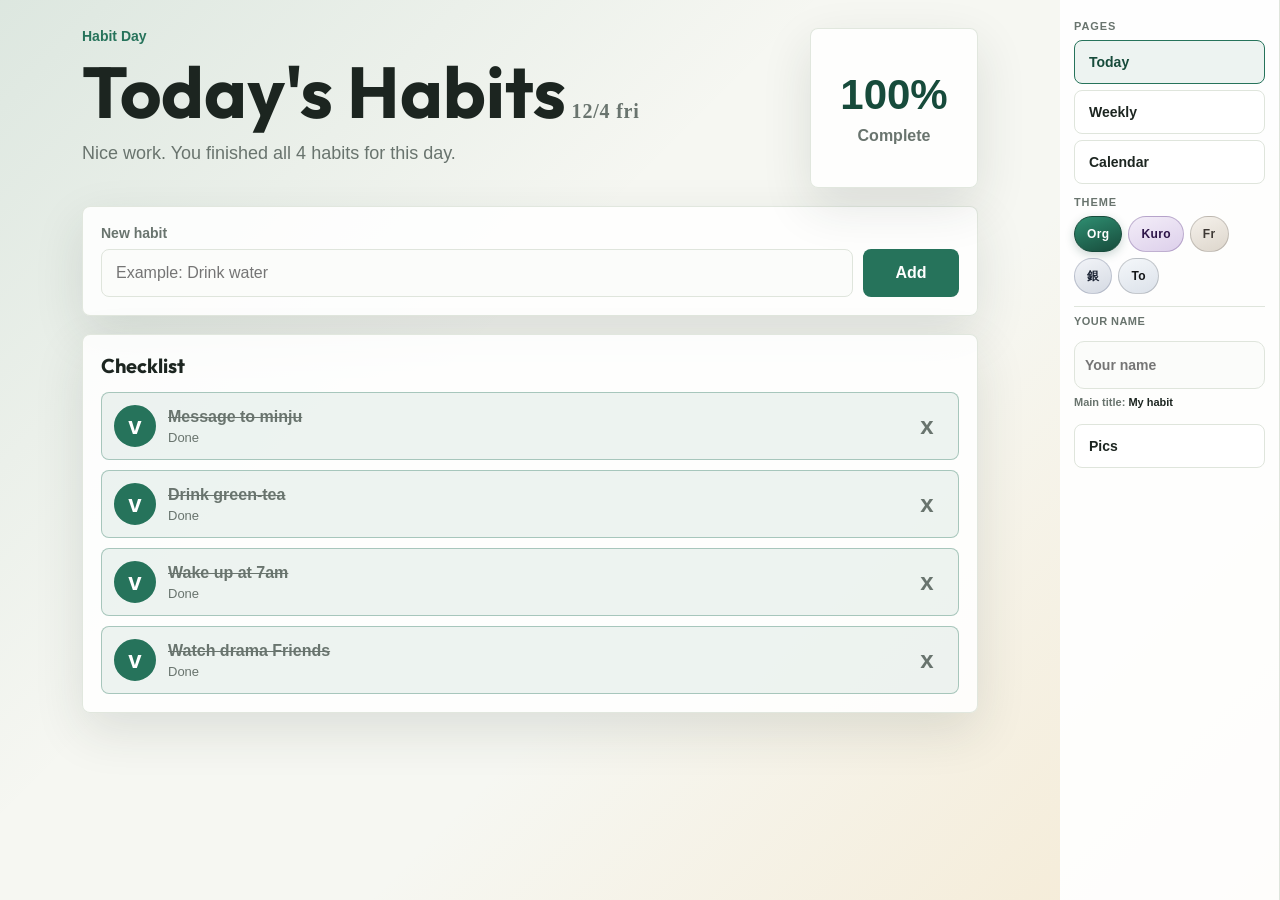
<file: index.html>
<!doctype html>
<html lang="ko">
  <head>
    <meta charset="UTF-8" />
    <meta name="viewport" content="width=device-width, initial-scale=1.0, viewport-fit=cover" />
    <title>Habit Day</title>
    <link rel="canonical" href="app.html" />
    <meta http-equiv="refresh" content="0; url=app.html" />
    <script>
      (function () {
        if ("serviceWorker" in navigator) {
          navigator.serviceWorker.getRegistrations().then(function (regs) {
            regs.forEach(function (reg) {
              reg.unregister();
            });
          });
        }
        if (window.caches) {
          caches.keys().then(function (keys) {
            keys.forEach(function (key) {
              caches.delete(key);
            });
          });
        }
        location.replace("app.html");
      })();
    </script>
  </head>
  <body>
    <p><a href="app.html">Habit Day 열기</a></p>
  </body>
</html>
</file>
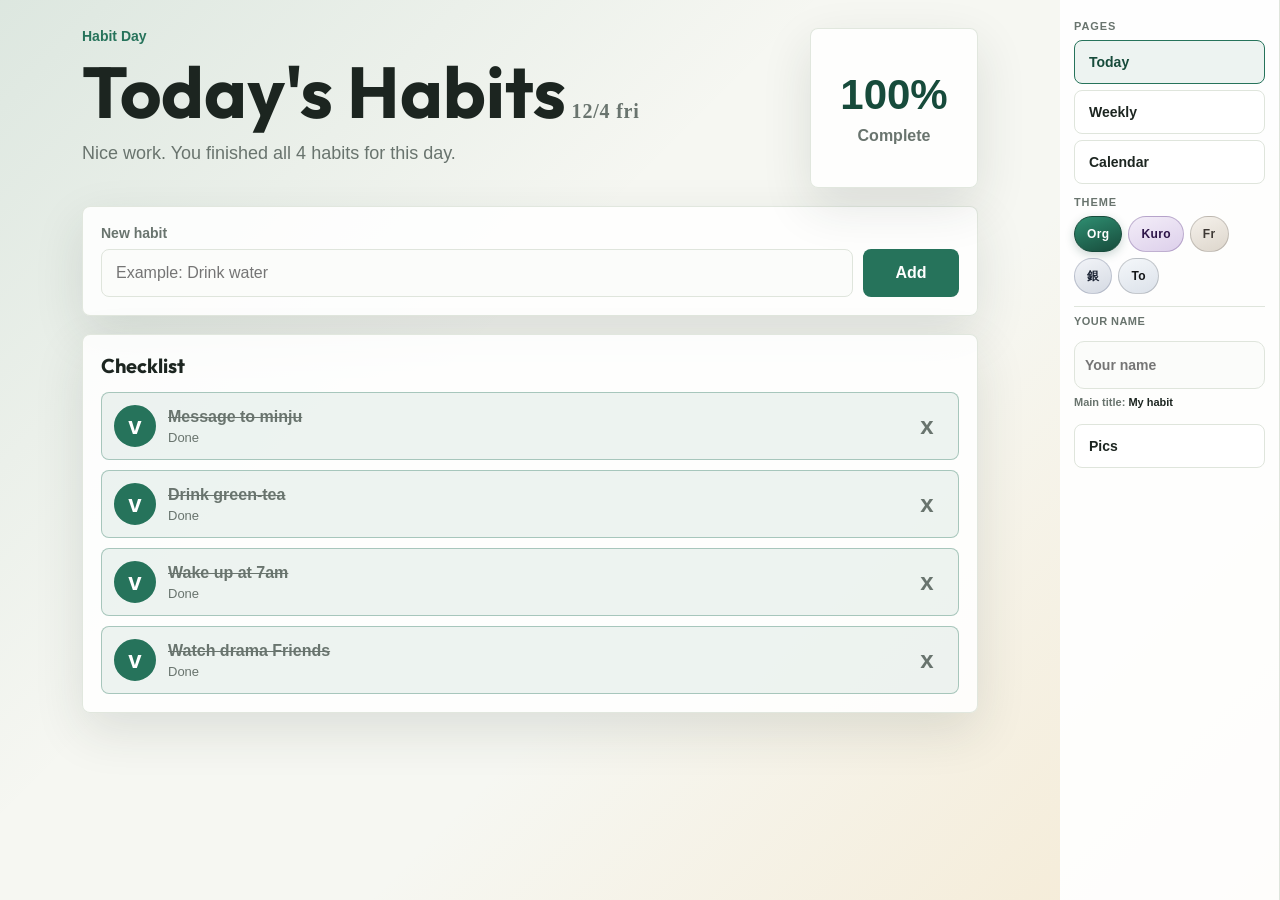
<file: app.html>
<!doctype html>
<html lang="en" data-theme="original">
  <head>
    <meta charset="UTF-8" />
    <meta
      name="viewport"
      content="width=device-width, initial-scale=1.0, viewport-fit=cover"
    />
    <meta name="theme-color" content="#26735b" />
    <meta name="apple-mobile-web-app-capable" content="yes" />
    <meta name="apple-mobile-web-app-status-bar-style" content="default" />
    <meta name="mobile-web-app-capable" content="yes" />
    <title>Habit Day</title>
    <link rel="manifest" href="manifest.webmanifest?v=36" />
    <link rel="icon" href="icon.svg?v=48" type="image/svg+xml" data-theme-icon="true" />
    <link rel="apple-touch-icon" href="apple-touch-icon.png?v=48" sizes="180x180" data-theme-icon="true" />
    <link rel="icon" href="icon-192.png?v=48" type="image/png" sizes="192x192" data-theme-icon="true" />
    <link rel="preconnect" href="https://fonts.googleapis.com" />
    <link rel="preconnect" href="https://fonts.gstatic.com" crossorigin />
    <link
      href="https://fonts.googleapis.com/css2?family=Nunito:wght@700;800&family=Outfit:wght@600;700;800&display=swap"
      rel="stylesheet"
    />
    <link rel="stylesheet" href="styles.css?v=33" />
    <link rel="stylesheet" href="layout.css?v=53" />
    <link rel="stylesheet" href="themes.css?v=80" />
    <script>
      window.__HABIT_BUILD = "24";
      (function () {
        if ("serviceWorker" in navigator) {
          navigator.serviceWorker.getRegistrations().then(function (regs) {
            regs.forEach(function (reg) {
              reg.update();
            });
          });
        }
        if (window.caches) {
          caches.keys().then(function (keys) {
            keys.forEach(function (key) {
              if (key !== "habit-day-v50") {
                caches.delete(key);
              }
            });
          });
        }
      })();
    </script>
    <script src="theme.js?v=50"></script>
  </head>
  <body>
    <div class="app-layout">
      <div class="app-content">
        <div class="theme-collage friends-collage theme-collage--home theme-decor theme-decor-friends" aria-hidden="true">
          <img
            class="theme-photo theme-photo-main"
            src="assets/friends/banner.png"
            alt=""
            onerror="this.onerror=null;this.src='assets/friends/hero.svg'"
          />
          <img
            class="theme-photo theme-photo-sub theme-photo-sub--left"
            src="assets/friends/day-04.png"
            alt=""
            onerror="this.onerror=null;this.src='assets/friends/day-02.png';this.onerror=null;this.style.display='none'"
          />
          <img
            class="theme-photo theme-photo-sub theme-photo-sub--right"
            src="assets/friends/day-05.png"
            alt=""
            onerror="this.onerror=null;this.src='assets/friends/day-06.png';this.onerror=null;this.style.display='none'"
          />
        </div>
        <div class="theme-collage gintama-collage theme-collage--home theme-decor theme-decor-gintama" aria-hidden="true">
          <img
            class="theme-photo theme-photo-main"
            src="assets/gintama/banner.png"
            alt=""
          />
          <img
            class="theme-photo theme-photo-sub theme-photo-sub--left"
            src="assets/gintama/scene-03.png"
            alt=""
            onerror="this.onerror=null;this.src='assets/gintama/scene-04.png';this.onerror=null;this.style.display='none'"
          />
          <img
            class="theme-photo theme-photo-sub theme-photo-sub--right"
            src="assets/gintama/scene-05.png"
            alt=""
            onerror="this.onerror=null;this.src='assets/gintama/scene-06.png';this.onerror=null;this.style.display='none'"
          />
        </div>
        <div class="theme-collage toothless-collage theme-collage--home theme-decor theme-decor-toothless" aria-hidden="true">
          <img
            class="theme-photo theme-photo-main"
            src="assets/toothless/banner.png"
            alt=""
          />
          <img
            class="theme-photo theme-photo-sub theme-photo-sub--left"
            src="assets/toothless/scene-08.png"
            alt=""
            onerror="this.onerror=null;this.src='assets/toothless/scene-02.png';this.onerror=null;this.style.display='none'"
          />
          <img
            class="theme-photo theme-photo-sub theme-photo-sub--right"
            src="assets/toothless/scene-12.png"
            alt=""
            onerror="this.onerror=null;this.src='assets/toothless/scene-05.png';this.onerror=null;this.style.display='none'"
          />
        </div>
        <div class="theme-collage kuromi-collage theme-collage--home theme-decor theme-decor-kuromi" aria-hidden="true">
          <img
            class="theme-photo theme-photo-main"
            src="assets/kuromi/celebrate.png"
            alt=""
            onerror="this.onerror=null;this.src='assets/kuromi/hero.svg'"
          />
          <img
            class="theme-photo theme-photo-sub theme-photo-sub--left"
            src="assets/kuromi/scene-01.png"
            alt=""
            onerror="this.onerror=null;this.style.display='none'"
          />
          <img
            class="theme-photo theme-photo-sub theme-photo-sub--right"
            src="assets/kuromi/scene-02.png"
            alt=""
            onerror="this.onerror=null;this.style.display='none'"
          />
        </div>
        <main class="app-shell page-home">
          <section class="overview overview-wrap" aria-labelledby="app-title">
            <div class="overview-copy">
              <p class="eyebrow" id="app-eyebrow">Habit Day</p>
              <h1 class="overview-title" id="app-title">
                <span class="overview-title-prefix" id="app-title-prefix">Today's Habits</span
                ><span class="overview-title-tail"
                  ><span class="overview-title-habit" id="app-title-habit"></span
                  ><time class="overview-date" id="app-date" datetime=""></time
                ></span>
              </h1>
              <div class="theme-progress-inline" id="themeProgressInline" aria-live="polite">
                <div class="theme-progress-track">
                  <span class="theme-progress-fill" id="themeProgressFill"></span>
                </div>
                <span class="theme-progress-pct" id="themeProgressPct">0%</span>
              </div>
              <p class="summary" id="summaryText">Start small and keep your day moving.</p>
            </div>
            <div class="progress-card" id="progressCard" aria-live="polite">
              <span id="progressPercent">0%</span>
              <p>Complete</p>
              <img
                class="theme-decor theme-decor-kuromi decor-progress"
                data-src-base="assets/kuromi/progress"
                src="assets/kuromi/progress.svg"
                alt=""
              />
            </div>
          </section>

          <section class="composer" aria-label="Add habit">
            <form id="habitForm">
              <label for="habitInput">New habit</label>
              <div class="input-row">
                <input
                  id="habitInput"
                  name="habit"
                  type="text"
                  maxlength="32"
                  placeholder="Example: Drink water"
                  autocomplete="off"
                  enterkeyhint="done"
                />
                <button type="submit" id="habitAddButton">Add</button>
              </div>
            </form>
          </section>

          <section class="board" aria-label="Habit list">
            <div class="toolbar">
              <h2>Checklist</h2>
            </div>
            <ul class="habit-list" id="habitList"></ul>
            <p class="empty-state has-decor" id="emptyState">
              <img
                class="theme-decor theme-decor-kuromi decor-empty"
                data-src-base="assets/kuromi/empty"
                src="assets/kuromi/empty.svg"
                alt=""
              />
              No habits yet. Add one in <strong>New habit</strong> above. Complete each with a quick photo.
            </p>
          </section>
        </main>
      </div>

      <aside id="app-sidebar" class="app-sidebar" data-page="home"></aside>
    </div>

    <div id="themeCelebration" class="theme-celebration" hidden>
      <div class="celebration-backdrop"></div>
      <div class="celebration-fireworks" id="celebrationFireworks" aria-hidden="true"></div>
      <div class="celebration-photo-bursts" id="celebrationPhotoBursts" aria-hidden="true"></div>
      <div class="celebration-panel">
        <div class="celebration-hero">
          <div class="celebration-photo-ring" aria-hidden="true">
            <img
              class="celebration-photo"
              src="assets/friends/banner.png"
              alt=""
              onerror="this.onerror=null;this.src='assets/friends/hero.svg'"
            />
          </div>
          <p class="celebration-tagline">The bunny approves.</p>
          <p class="celebration-title">Perfect day</p>
        </div>
        <p class="celebration-hint">Tap to close</p>
      </div>
    </div>

    <div id="habitCameraOverlay" class="habit-camera-overlay" hidden>
      <div class="habit-camera-backdrop" aria-hidden="true"></div>
      <div class="habit-camera-panel" role="dialog" aria-modal="true" aria-label="Take habit photo">
        <video id="habitCameraVideo" class="habit-camera-video" playsinline muted></video>
        <p class="habit-camera-hint">Silent capture · no shutter sound</p>
        <div class="habit-camera-actions">
          <button type="button" class="ghost-button" id="habitCameraCancel">Cancel</button>
          <button type="button" class="primary-button habit-camera-shutter" id="habitCameraShutter" aria-label="Take photo">
            Capture
          </button>
        </div>
      </div>
    </div>

    <input
      type="file"
      id="habitCameraInput"
      accept="image/*"
      capture="environment"
      hidden
    />

    <template id="habitTemplate">
      <li class="habit-item">
        <button class="check-button" type="button" aria-label="Take photo and complete habit"></button>
        <div class="habit-main">
          <div class="habit-copy">
            <strong></strong>
            <span></span>
          </div>
          <figure class="habit-snap" hidden>
            <img class="habit-snap-img" alt="" />
          </figure>
        </div>
        <button class="delete-button" type="button" aria-label="Delete">x</button>
      </li>
    </template>

    <script src="sidebar.js?v=40"></script>
    <script src="shared.js?v=39"></script>
    <script src="user-photos.js?v=35"></script>
    <script src="habit-photos.js?v=36"></script>
    <script src="habit-camera.js?v=2"></script>
    <script src="fireworks.js?v=39"></script>
    <script src="app.js?v=53"></script>
  </body>
</html>
</file>
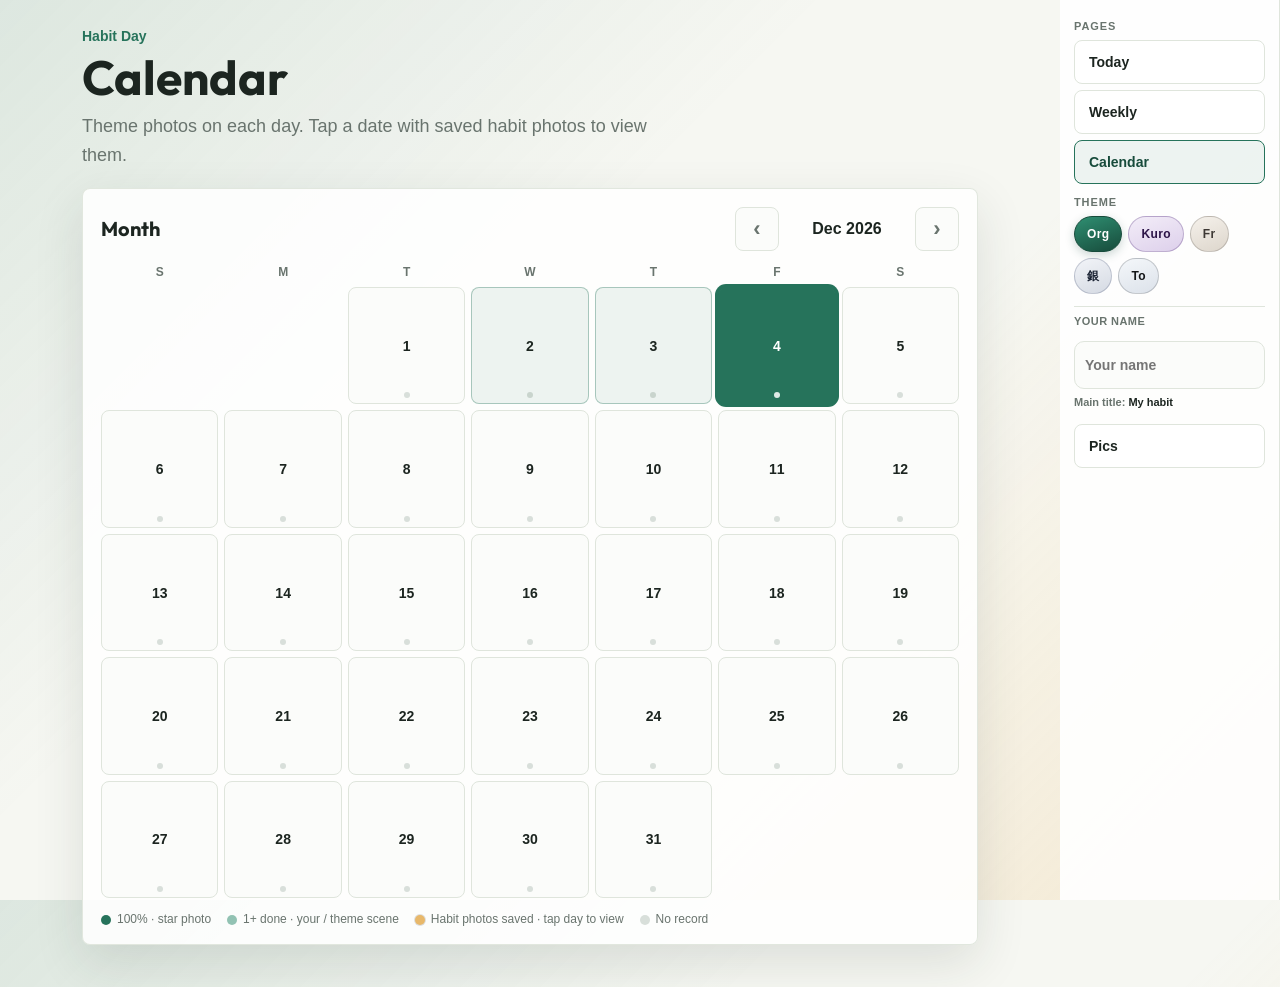
<file: calendar.html>
<!doctype html>
<html lang="en" data-theme="original">
  <head>
    <meta charset="UTF-8" />
    <meta
      name="viewport"
      content="width=device-width, initial-scale=1.0, viewport-fit=cover"
    />
    <meta name="theme-color" content="#26735b" />
    <link rel="icon" href="icon.svg?v=48" type="image/svg+xml" data-theme-icon="true" />
    <link rel="apple-touch-icon" href="apple-touch-icon.png?v=48" sizes="180x180" data-theme-icon="true" />
    <link rel="icon" href="icon-192.png?v=48" type="image/png" sizes="192x192" data-theme-icon="true" />
    <meta name="apple-mobile-web-app-capable" content="yes" />
    <meta name="apple-mobile-web-app-status-bar-style" content="default" />
    <meta name="mobile-web-app-capable" content="yes" />
    <title>Calendar · Habit Day</title>
    <link rel="preconnect" href="https://fonts.googleapis.com" />
    <link rel="preconnect" href="https://fonts.gstatic.com" crossorigin />
    <link
      href="https://fonts.googleapis.com/css2?family=Nunito:wght@700;800&family=Outfit:wght@600;700;800&display=swap"
      rel="stylesheet"
    />
    <link rel="stylesheet" href="styles.css?v=14" />
    <link rel="stylesheet" href="layout.css?v=53" />
    <link rel="stylesheet" href="themes.css?v=74" />
    <script src="theme.js?v=50"></script>
    <script>
      (function () {
        if (window.caches) {
          caches.keys().then(function (keys) {
            keys.forEach(function (key) {
              if (key !== "habit-day-v50") {
                caches.delete(key);
              }
            });
          });
        }
      })();
    </script>
  </head>
  <body>
    <div class="app-layout">
      <div class="app-content">
        <div class="theme-collage friends-collage theme-collage--subpage theme-decor theme-decor-friends" aria-hidden="true">
          <img
            class="theme-photo theme-photo-main"
            src="assets/friends/banner.png"
            alt=""
            onerror="this.onerror=null;this.src='assets/friends/hero.svg'"
          />
          <img
            class="theme-photo theme-photo-sub"
            src="assets/friends/day-03.png"
            alt=""
            onerror="this.onerror=null;this.src='assets/friends/scene-14.png';this.onerror=null;this.style.display='none'"
          />
        </div>
        <div class="theme-collage gintama-collage theme-collage--subpage theme-decor theme-decor-gintama" aria-hidden="true">
          <img
            class="theme-photo theme-photo-main"
            src="assets/gintama/banner.png"
            alt=""
          />
          <img
            class="theme-photo theme-photo-sub"
            src="assets/gintama/scene-08.png"
            alt=""
            onerror="this.onerror=null;this.src='assets/gintama/scene-04.png';this.onerror=null;this.style.display='none'"
          />
        </div>
        <div class="theme-collage toothless-collage theme-collage--subpage theme-decor theme-decor-toothless" aria-hidden="true">
          <img
            class="theme-photo theme-photo-main"
            src="assets/toothless/banner.png"
            alt=""
          />
          <img
            class="theme-photo theme-photo-sub"
            src="assets/toothless/scene-01.png"
            alt=""
            onerror="this.onerror=null;this.src='assets/toothless/scene-06.png';this.onerror=null;this.style.display='none'"
          />
        </div>
        <div class="theme-collage kuromi-collage theme-collage--subpage theme-decor theme-decor-kuromi" aria-hidden="true">
          <img
            class="theme-photo theme-photo-main"
            src="assets/kuromi/scene-02.png"
            alt=""
            onerror="this.onerror=null;this.src='assets/kuromi/celebrate.png'"
          />
          <img
            class="theme-photo theme-photo-sub"
            src="assets/kuromi/scene-03.png"
            alt=""
            onerror="this.onerror=null;this.style.display='none'"
          />
        </div>
        <main class="app-shell calendar-page">
          <header class="subpage-header">
            <p class="eyebrow">Habit Day</p>
            <h1>Calendar</h1>
            <p class="summary">Theme photos on each day. Tap a date with saved habit photos to view them.</p>
          </header>

          <section class="board calendar-section" aria-label="Calendar">
            <div class="toolbar">
              <h2>Month</h2>
              <div class="calendar-nav">
                <button class="ghost-button calendar-nav-button" id="calendarPrev" type="button" aria-label="Previous month">‹</button>
                <span class="calendar-month-label" id="calendarMonthLabel"></span>
                <button class="ghost-button calendar-nav-button" id="calendarNext" type="button" aria-label="Next month">›</button>
              </div>
            </div>
            <div class="calendar-weekdays" aria-hidden="true">
              <span>S</span>
              <span>M</span>
              <span>T</span>
              <span>W</span>
              <span>T</span>
              <span>F</span>
              <span>S</span>
            </div>
            <div class="calendar-grid" id="calendarGrid"></div>
            <div class="calendar-legend">
              <span><i class="legend-dot complete"></i>100% · star photo</span>
              <span><i class="legend-dot partial"></i>1+ done · your / theme scene</span>
              <span><i class="legend-dot snap"></i>Habit photos saved · tap day to view</span>
              <span><i class="legend-dot none"></i>No record</span>
            </div>
          </section>
        </main>
      </div>

      <aside id="app-sidebar" class="app-sidebar" data-page="calendar"></aside>
    </div>

    <div id="calendarDayPhotos" class="calendar-day-photos" hidden>
      <div class="calendar-day-photos-backdrop" aria-hidden="true"></div>
      <div
        class="calendar-day-photos-panel"
        role="dialog"
        aria-modal="true"
        aria-labelledby="calendarDayPhotosTitle"
      >
        <h2 id="calendarDayPhotosTitle" class="calendar-day-photos-title">Day photos</h2>
        <div class="calendar-day-photos-grid" id="calendarDayPhotosGrid"></div>
      </div>
    </div>

    <script src="sidebar.js?v=40"></script>
    <script src="shared.js?v=39"></script>
    <script src="user-photos.js?v=14"></script>
    <script src="habit-photos.js?v=36"></script>
    <script src="calendar.js?v=19"></script>
  </body>
</html>
</file>
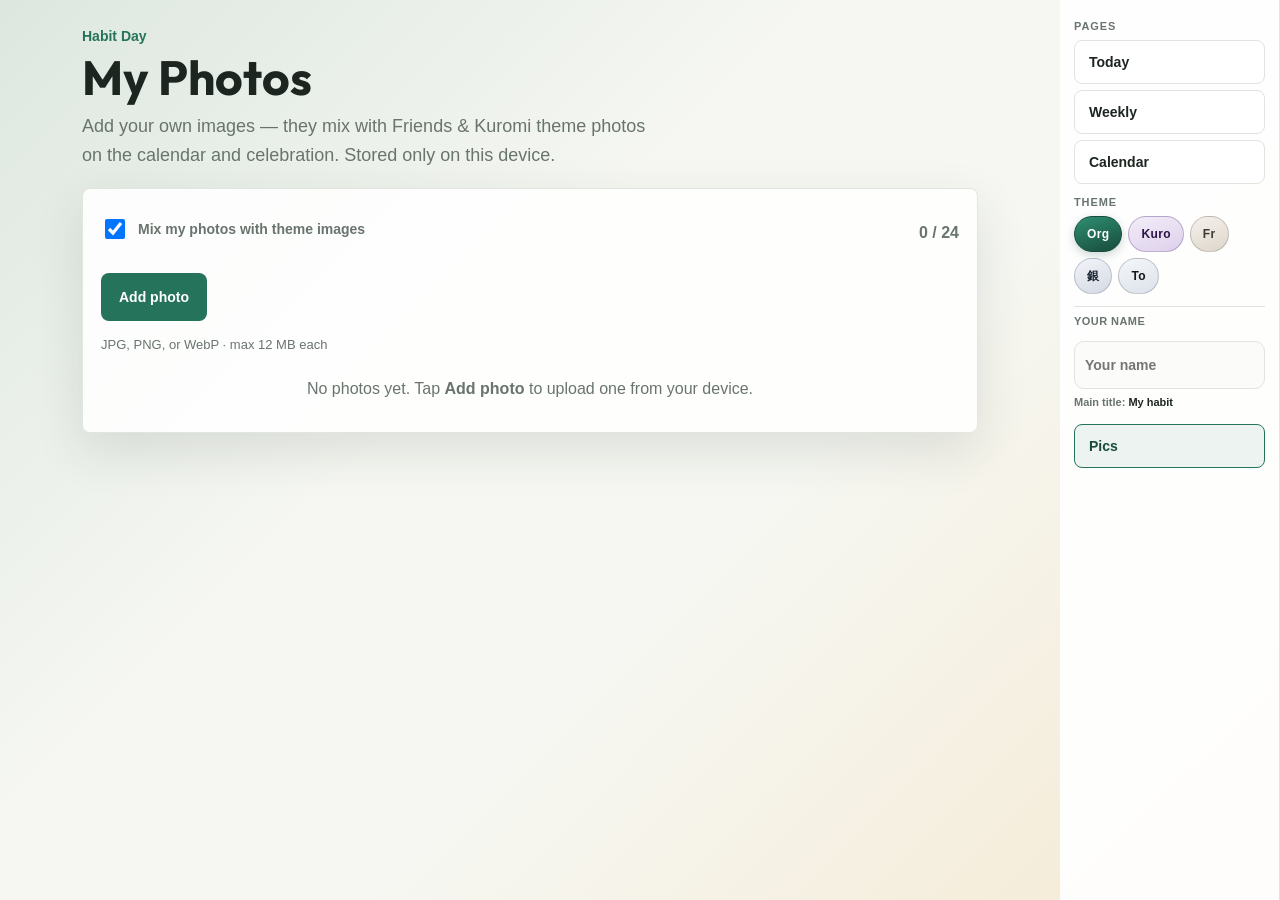
<file: photos.html>
<!doctype html>
<html lang="en" data-theme="original">
  <head>
    <meta charset="UTF-8" />
    <meta
      name="viewport"
      content="width=device-width, initial-scale=1.0, viewport-fit=cover"
    />
    <meta name="theme-color" content="#26735b" />
    <link rel="icon" href="icon.svg?v=48" type="image/svg+xml" data-theme-icon="true" />
    <link rel="apple-touch-icon" href="apple-touch-icon.png?v=48" sizes="180x180" data-theme-icon="true" />
    <link rel="icon" href="icon-192.png?v=48" type="image/png" sizes="192x192" data-theme-icon="true" />
    <meta name="apple-mobile-web-app-capable" content="yes" />
    <meta name="apple-mobile-web-app-status-bar-style" content="default" />
    <meta name="mobile-web-app-capable" content="yes" />
    <title>My Photos · Habit Day</title>
    <link rel="preconnect" href="https://fonts.googleapis.com" />
    <link rel="preconnect" href="https://fonts.gstatic.com" crossorigin />
    <link
      href="https://fonts.googleapis.com/css2?family=Nunito:wght@700;800&family=Outfit:wght@600;700;800&display=swap"
      rel="stylesheet"
    />
    <link rel="stylesheet" href="styles.css?v=14" />
    <link rel="stylesheet" href="layout.css?v=50" />
    <link rel="stylesheet" href="themes.css?v=73" />
    <script src="theme.js?v=50"></script>
    <script>
      (function () {
        if (window.caches) {
          caches.keys().then(function (keys) {
            keys.forEach(function (key) {
              if (key !== "habit-day-v50") {
                caches.delete(key);
              }
            });
          });
        }
      })();
    </script>
  </head>
  <body>
    <div class="app-layout">
      <div class="app-content">
        <main class="app-shell photos-page">
          <header class="subpage-header">
            <p class="eyebrow">Habit Day</p>
            <h1>My Photos</h1>
            <p class="summary">
              Add your own images — they mix with Friends &amp; Kuromi theme photos on the calendar and celebration.
              Stored only on this device.
            </p>
          </header>

          <section class="board photos-panel" aria-label="Photo settings">
            <div class="photos-toolbar">
              <label class="photos-toggle">
                <input type="checkbox" id="photosEnabled" checked />
                <span>Mix my photos with theme images</span>
              </label>
              <p class="photos-count" id="photosCount">0 / 24</p>
            </div>

            <div class="photos-actions">
              <label class="photos-add-button">
                <input type="file" id="photoInput" accept="image/*" hidden />
                Add photo
              </label>
              <p class="photos-hint" id="photosHint">JPG, PNG, or WebP · max 12 MB each</p>
            </div>

            <p class="photos-status" id="photosStatus" role="status" aria-live="polite"></p>

            <ul class="photos-grid" id="photosGrid" aria-label="Your photos"></ul>

            <p class="photos-empty" id="photosEmpty" hidden>
              No photos yet. Tap <strong>Add photo</strong> to upload one from your device.
            </p>
          </section>
        </main>
      </div>

      <aside id="app-sidebar" class="app-sidebar" data-page="photos"></aside>
    </div>

    <script src="shared.js?v=39"></script>
    <script src="user-photos.js?v=14"></script>
    <script src="sidebar.js?v=40"></script>
    <script src="photos.js?v=14"></script>
  </body>
</html>
</file>
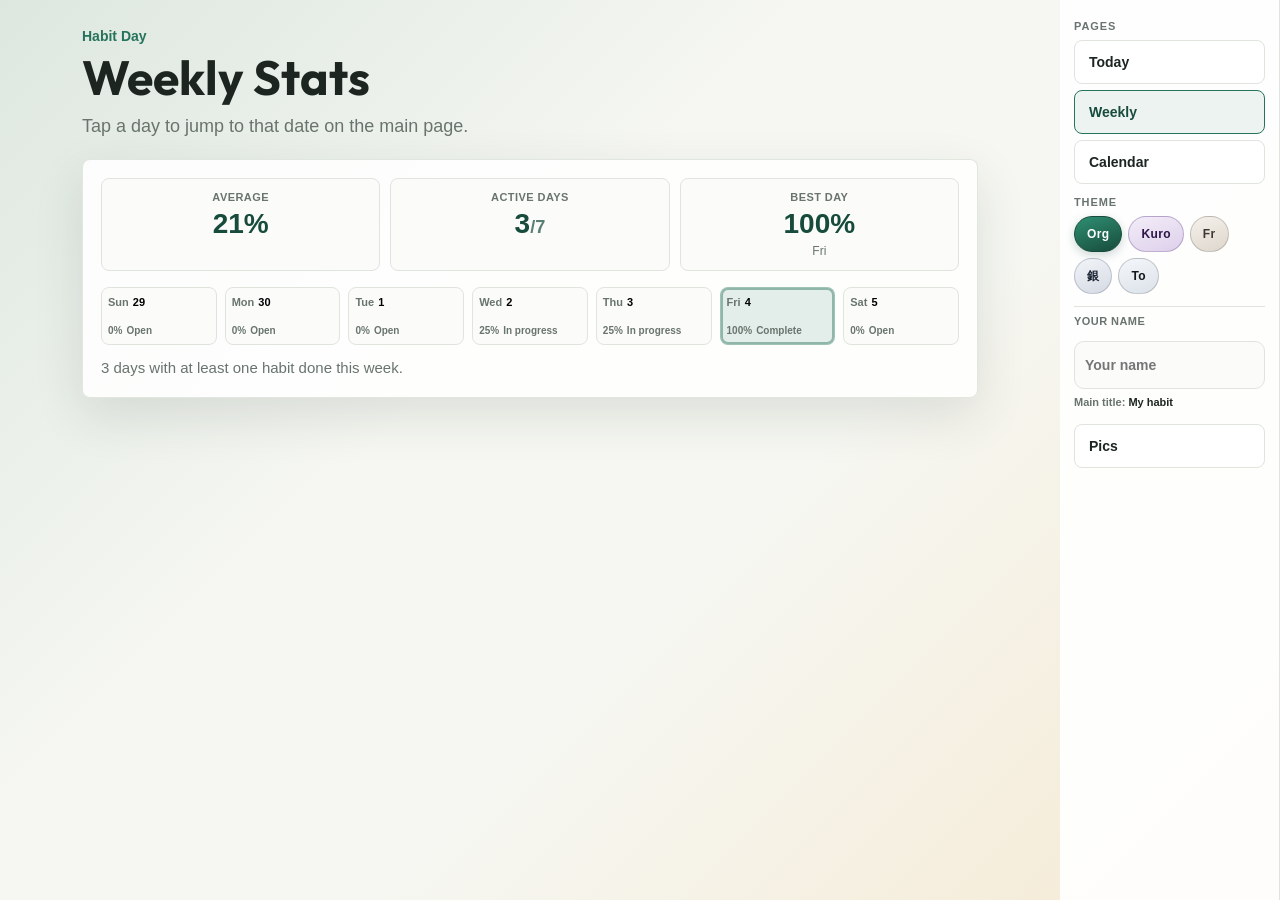
<file: weekly.html>
<!doctype html>
<html lang="en" data-theme="original">
  <head>
    <meta charset="UTF-8" />
    <meta
      name="viewport"
      content="width=device-width, initial-scale=1.0, viewport-fit=cover"
    />
    <meta name="theme-color" content="#26735b" />
    <link rel="icon" href="icon.svg?v=48" type="image/svg+xml" data-theme-icon="true" />
    <link rel="apple-touch-icon" href="apple-touch-icon.png?v=48" sizes="180x180" data-theme-icon="true" />
    <link rel="icon" href="icon-192.png?v=48" type="image/png" sizes="192x192" data-theme-icon="true" />
    <meta name="apple-mobile-web-app-capable" content="yes" />
    <meta name="apple-mobile-web-app-status-bar-style" content="default" />
    <meta name="mobile-web-app-capable" content="yes" />
    <title>Weekly Stats · Habit Day</title>
    <link rel="preconnect" href="https://fonts.googleapis.com" />
    <link rel="preconnect" href="https://fonts.gstatic.com" crossorigin />
    <link
      href="https://fonts.googleapis.com/css2?family=Nunito:wght@700;800&family=Outfit:wght@600;700;800&display=swap"
      rel="stylesheet"
    />
    <link rel="stylesheet" href="styles.css?v=14" />
    <link rel="stylesheet" href="layout.css?v=50" />
    <link rel="stylesheet" href="themes.css?v=73" />
    <script src="theme.js?v=50"></script>
    <script>
      (function () {
        if (window.caches) {
          caches.keys().then(function (keys) {
            keys.forEach(function (key) {
              if (key !== "habit-day-v50") {
                caches.delete(key);
              }
            });
          });
        }
      })();
    </script>
  </head>
  <body>
    <div class="app-layout">
      <div class="app-content">
        <div class="theme-collage friends-collage theme-collage--subpage theme-decor theme-decor-friends" aria-hidden="true">
          <img
            class="theme-photo theme-photo-main"
            src="assets/friends/weekly-accent.png"
            alt=""
            onerror="this.onerror=null;this.src='assets/friends/banner.png'"
          />
          <img
            class="theme-photo theme-photo-sub"
            src="assets/friends/day-08.png"
            alt=""
            onerror="this.onerror=null;this.src='assets/friends/day-06.png';this.onerror=null;this.style.display='none'"
          />
        </div>
        <div class="theme-collage gintama-collage theme-collage--subpage theme-decor theme-decor-gintama" aria-hidden="true">
          <img
            class="theme-photo theme-photo-main"
            src="assets/gintama/scene-06.png"
            alt=""
            onerror="this.onerror=null;this.src='assets/gintama/banner.png'"
          />
          <img
            class="theme-photo theme-photo-sub"
            src="assets/gintama/scene-09.png"
            alt=""
            onerror="this.onerror=null;this.src='assets/gintama/scene-07.png';this.onerror=null;this.style.display='none'"
          />
        </div>
        <div class="theme-collage toothless-collage theme-collage--subpage theme-decor theme-decor-toothless" aria-hidden="true">
          <img
            class="theme-photo theme-photo-main"
            src="assets/toothless/scene-09.png"
            alt=""
            onerror="this.onerror=null;this.src='assets/toothless/banner.png'"
          />
          <img
            class="theme-photo theme-photo-sub"
            src="assets/toothless/scene-14.png"
            alt=""
            onerror="this.onerror=null;this.src='assets/toothless/scene-03.png';this.onerror=null;this.style.display='none'"
          />
        </div>
        <div class="theme-collage kuromi-collage theme-collage--subpage theme-decor theme-decor-kuromi" aria-hidden="true">
          <img
            class="theme-photo theme-photo-main"
            src="assets/kuromi/celebrate.png"
            alt=""
            onerror="this.onerror=null;this.src='assets/kuromi/hero.svg'"
          />
          <img
            class="theme-photo theme-photo-sub"
            src="assets/kuromi/scene-04.png"
            alt=""
            onerror="this.onerror=null;this.style.display='none'"
          />
        </div>
        <main class="app-shell weekly-page">
          <header class="subpage-header">
            <p class="eyebrow">Habit Day</p>
            <h1>Weekly Stats</h1>
            <p class="summary">Tap a day to jump to that date on the main page.</p>
          </header>

          <section class="board stats-section" aria-label="Weekly stats">
            <div class="weekly-overview" id="weeklyOverview"></div>
            <div class="weekly-chart" id="weeklyChart"></div>
            <p class="stats-summary" id="weeklySummary">Your weekly record will show here.</p>
          </section>
        </main>
      </div>

      <aside id="app-sidebar" class="app-sidebar" data-page="weekly"></aside>
    </div>

    <script src="sidebar.js?v=40"></script>
    <script src="shared.js?v=39"></script>
    <script src="user-photos.js?v=14"></script>
    <script src="weekly.js?v=14"></script>
  </body>
</html>
</file>
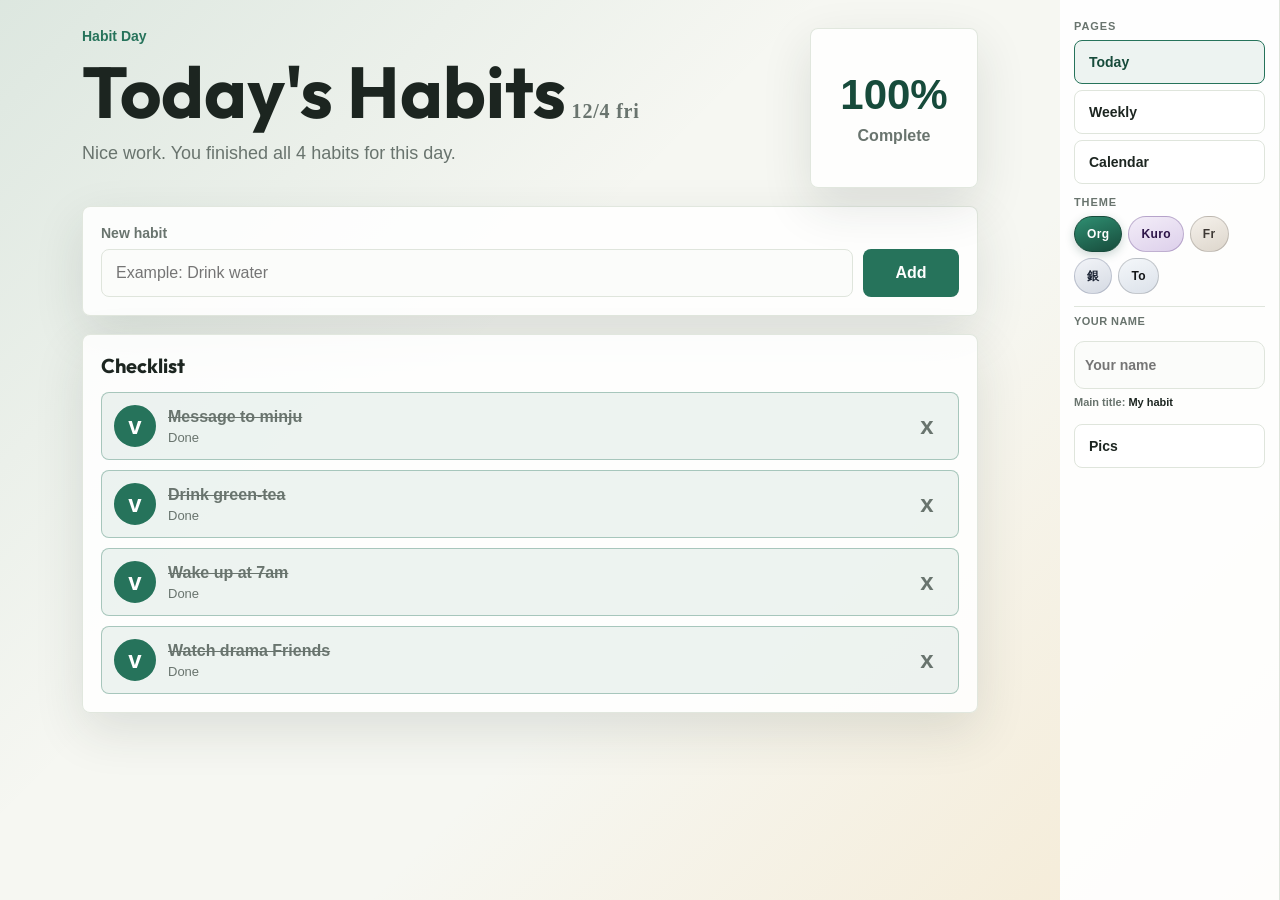
<file: 습관바꾸기.html>
<!doctype html>
<html lang="ko">
  <head>
    <meta charset="UTF-8" />
    <meta name="viewport" content="width=device-width, initial-scale=1.0" />
    <title>Habit Day</title>
    <meta http-equiv="refresh" content="0; url=app.html" />
    <script>
      location.replace("app.html");
    </script>
  </head>
  <body>
    <p><a href="app.html">Habit Day 열기</a></p>
  </body>
</html>
</file>
<file: styles.css>
:root {
  color-scheme: light;
  --bg: #f6f7f2;
  --ink: #1c2520;
  --muted: #69746e;
  --line: #dfe5dc;
  --panel: #ffffff;
  --surface: #fbfcfa;
  --accent: #26735b;
  --accent-strong: #174b3b;
  --accent-soft: rgba(38, 115, 91, 0.08);
  --accent-ring: rgba(38, 115, 91, 0.14);
  --danger: #b34b4b;
  --danger-soft: rgba(179, 75, 75, 0.1);
  --shadow: 0 18px 50px rgba(31, 48, 39, 0.12);
  --radius: 8px;
}

* {
  box-sizing: border-box;
}

html {
  -webkit-text-size-adjust: 100%;
}

body {
  margin: 0;
  min-height: 100vh;
  background:
    linear-gradient(135deg, rgba(38, 115, 91, 0.12), transparent 38%),
    linear-gradient(315deg, rgba(240, 184, 95, 0.22), transparent 42%),
    var(--bg);
  color: var(--ink);
  font-family: Arial, "Malgun Gothic", sans-serif;
}

button,
input {
  font: inherit;
}

.app-shell {
  width: min(920px, calc(100% - 24px));
  margin: 0 auto;
  padding: 28px 0 42px;
}

.hero {
  display: grid;
  grid-template-columns: 1fr minmax(140px, 180px);
  gap: 20px;
  align-items: stretch;
  margin-bottom: 18px;
}

.eyebrow {
  margin: 0 0 8px;
  color: var(--accent);
  font-size: 14px;
  font-weight: 700;
}

.overview-title {
  display: block;
  max-width: 100%;
  margin-bottom: 8px;
  line-height: 1.1;
}

.overview-title-prefix,
.overview-title-habit,
.overview-title-tail,
.overview-date {
  display: inline;
}

.overview-title-tail {
  white-space: nowrap;
}

/* Line 1: Name's — line 2: habit + small date (never one cramped line) */
.overview-title.is-habit-glued {
  display: block;
}

.overview-title.is-habit-glued .overview-title-prefix {
  display: block;
  width: 100%;
}

.overview-title.is-habit-glued .overview-title-tail {
  display: block;
  width: 100%;
  margin-top: 2px;
  white-space: nowrap;
}

.overview-title:not(.is-habit-glued) .overview-title-habit:empty {
  display: none;
}

.overview-title:not(.is-habit-glued) .overview-date {
  margin-left: 0.28em;
}

.overview-title.is-habit-glued .overview-date {
  margin-left: 0.55em;
}

.overview-date {
  color: var(--muted);
  font-family: "Palatino Linotype", "Book Antiqua", Palatino, Georgia, "Times New Roman", serif;
  font-size: clamp(14px, 3.2vw, 20px);
  font-weight: 600;
  font-variant-numeric: tabular-nums;
  letter-spacing: 0.04em;
  line-height: 1.15;
}

h1,
h2,
p {
  margin-top: 0;
}

h1 {
  margin-bottom: 10px;
  font-size: clamp(36px, 7vw, 72px);
  line-height: 0.95;
}

h2 {
  margin-bottom: 0;
  font-size: 20px;
}

.summary {
  max-width: 580px;
  margin-bottom: 0;
  color: var(--muted);
  font-size: 18px;
  line-height: 1.6;
}

.progress-card,
.install-panel,
.composer,
.board {
  background: rgba(255, 255, 255, 0.86);
  border: 1px solid rgba(223, 229, 220, 0.92);
  border-radius: var(--radius);
  box-shadow: var(--shadow);
}

.progress-card {
  display: grid;
  place-items: center;
  align-content: center;
  min-height: 160px;
  padding: 20px;
}

.progress-card span {
  color: var(--accent-strong);
  font-size: 42px;
  font-weight: 800;
}

.progress-card p {
  margin: 8px 0 0;
  color: var(--muted);
  font-weight: 700;
}

.install-panel {
  display: flex;
  justify-content: space-between;
  gap: 14px;
  align-items: center;
  margin-bottom: 18px;
  padding: 16px;
}

.install-panel[hidden] {
  display: none;
}

.install-panel strong {
  display: block;
  margin-bottom: 4px;
}

.install-panel p {
  margin: 0;
  color: var(--muted);
  font-size: 14px;
  line-height: 1.45;
}

.install-panel button {
  min-width: 86px;
  height: 42px;
  border: 0;
  border-radius: var(--radius);
  background: var(--ink);
  color: #fff;
  cursor: pointer;
  font-weight: 800;
}

.composer {
  margin-bottom: 18px;
  padding: 18px;
}

label {
  display: block;
  margin-bottom: 8px;
  color: var(--muted);
  font-size: 14px;
  font-weight: 700;
}

.input-row {
  display: grid;
  grid-template-columns: 1fr auto;
  gap: 10px;
}

input {
  min-width: 0;
  height: 48px;
  border: 1px solid var(--line);
  border-radius: var(--radius);
  padding: 0 14px;
  color: var(--ink);
  background: var(--surface);
  outline: none;
}

input:focus {
  border-color: var(--accent);
  box-shadow: 0 0 0 4px var(--accent-ring);
}

button {
  border: 0;
  border-radius: var(--radius);
  cursor: pointer;
  font-weight: 800;
}

.input-row button {
  min-width: 96px;
  height: 48px;
  background: var(--accent);
  color: white;
}

.input-row button:hover {
  background: var(--accent-strong);
}

.board {
  padding: 18px;
}

.toolbar {
  display: flex;
  justify-content: space-between;
  gap: 12px;
  align-items: center;
  margin-bottom: 14px;
}

.ghost-button {
  min-height: 38px;
  padding: 0 12px;
  border: 1px solid var(--line);
  background: var(--surface);
  color: var(--muted);
}

.ghost-button:hover {
  color: var(--ink);
  border-color: #cbd5cf;
}

.toolbar-add-button {
  flex-shrink: 0;
  min-height: 40px;
  padding: 0 14px;
  border: 0;
  border-radius: var(--radius);
  background: linear-gradient(145deg, var(--accent-mid, var(--accent)), var(--accent-strong, var(--accent)));
  color: #fff;
  font-size: 14px;
  font-weight: 800;
  box-shadow: 0 2px 10px var(--accent-ring, rgba(0, 0, 0, 0.12));
  -webkit-tap-highlight-color: transparent;
}

.toolbar-add-button:hover {
  filter: brightness(1.06);
}

.toolbar-add-button:active {
  transform: scale(0.98);
}

.habit-list {
  display: grid;
  gap: 10px;
  margin: 0;
  padding: 0;
  list-style: none;
}

.habit-item {
  display: grid;
  grid-template-columns: 42px 1fr 38px;
  gap: 12px;
  align-items: center;
  min-height: 68px;
  padding: 12px;
  border: 1px solid var(--line);
  border-radius: var(--radius);
  background: var(--surface);
  overflow: visible;
}

.habit-main {
  display: flex;
  align-items: center;
  gap: 10px;
  min-width: 0;
}

.habit-snap {
  position: relative;
  flex-shrink: 0;
  margin: 0;
  width: 58px;
  height: 58px;
  border-radius: 4px;
  overflow: hidden;
  transform: rotate(5deg);
  outline: 2px solid rgba(255, 255, 255, 0.92);
  outline-offset: -1px;
  box-shadow:
    0 10px 22px rgba(28, 37, 32, 0.18),
    0 3px 8px rgba(28, 37, 32, 0.1);
}

.habit-snap[hidden] {
  display: none !important;
}

.habit-snap-img {
  display: block;
  width: 100%;
  height: 100%;
  object-fit: cover;
  object-position: center;
}

.habit-item.has-snap {
  grid-template-columns: 42px minmax(0, 1fr) 38px;
}

.habit-item.has-snap .habit-main {
  padding-right: 2px;
}

.habit-item.done {
  border-color: rgba(38, 115, 91, 0.35);
  background: var(--accent-soft);
}

.check-button {
  width: 42px;
  height: 42px;
  border: 2px solid #b8c4bd;
  border-radius: 50%;
  background: var(--panel);
}

.habit-item.done .check-button {
  border-color: var(--accent);
  background: var(--accent);
}

.habit-item.done .check-button::after {
  content: "v";
  color: white;
  font-size: 24px;
  line-height: 1;
}

.habit-copy {
  min-width: 0;
}

.habit-copy strong {
  display: block;
  overflow-wrap: anywhere;
}

.habit-copy span {
  display: block;
  margin-top: 4px;
  color: var(--muted);
  font-size: 13px;
}

.done .habit-copy strong {
  text-decoration: line-through;
  color: var(--muted);
}

.delete-button {
  width: 38px;
  height: 38px;
  background: transparent;
  color: var(--muted);
  font-size: 24px;
}

.delete-button:hover {
  color: var(--danger);
  background: var(--danger-soft);
}

.empty-state {
  margin: 18px 0 4px;
  padding: 24px;
  border: 1px dashed #c9d4cd;
  border-radius: var(--radius);
  color: var(--muted);
  text-align: center;
}

.empty-state[hidden] {
  display: none !important;
}

@media (max-width: 680px) {
  .app-shell {
    width: min(100% - 20px, 920px);
    padding: 18px 0 20px;
  }

  .hero {
    grid-template-columns: 1fr;
  }

  h1 {
    font-size: clamp(28px, 9vw, 44px);
  }

  .summary {
    font-size: 16px;
    line-height: 1.55;
  }

  .progress-card {
    min-height: 116px;
  }

  .install-panel {
    align-items: stretch;
    flex-direction: column;
  }

  .install-panel button {
    width: 100%;
  }

  .input-row {
    grid-template-columns: 1fr;
  }

  .input-row button {
    width: 100%;
  }

  .habit-item {
    gap: 12px;
    min-height: 72px;
    padding: 12px;
  }

  .habit-snap {
    width: 64px;
    height: 64px;
    border-radius: 14px;
  }

  .check-button {
    width: 48px;
    height: 48px;
    flex-shrink: 0;
  }

  .delete-button {
    width: 44px;
    height: 44px;
    flex-shrink: 0;
  }

  .toolbar {
    align-items: stretch;
    flex-direction: column;
    gap: 10px;
  }

  .ghost-button {
    width: 100%;
    min-height: 44px;
  }

  .toolbar-add-button {
    width: 100%;
    min-height: 44px;
    font-size: 15px;
  }
}
</file>
<file: layout.css>
/* layout.css — app shell, sidebar, subpages, mobile / PWA safe areas */

html {
  height: 100%;
  overflow-x: hidden;
}

body {
  min-height: 100%;
  min-height: 100dvh;
  overflow-x: hidden;
  padding: env(safe-area-inset-top) env(safe-area-inset-right) 0 env(safe-area-inset-left);
  font-family: var(--font-main, Arial, "Malgun Gothic", sans-serif);
}

[data-theme] body {
  font-family: var(--font-main);
}

[data-theme] h1,
[data-theme] h2 {
  font-family: var(--font-title, var(--font-main));
}

.app-layout {
  display: flex;
  flex-direction: column;
  width: 100%;
  max-width: 100%;
  min-height: calc(100dvh - env(safe-area-inset-top));
}

.app-content {
  position: relative;
  flex: 1;
  min-width: 0;
  width: 100%;
}

.app-shell {
  width: min(920px, 100%);
  max-width: 100%;
  margin: 0 auto;
  padding-left: max(12px, env(safe-area-inset-left));
  padding-right: max(12px, env(safe-area-inset-right));
}

/* —— Sidebar —— */

.app-sidebar {
  display: flex;
  flex-direction: column;
  gap: 12px;
  flex-shrink: 0;
  padding: 14px 12px;
  background: var(--sidebar-bg, rgba(255, 255, 255, 0.92));
  border-bottom: 1px solid var(--line);
}

.side-block {
  display: flex;
  flex-direction: column;
  gap: 8px;
}

.side-block-label {
  margin: 0;
  font-size: 11px;
  font-weight: 800;
  letter-spacing: 0.08em;
  text-transform: uppercase;
  color: var(--muted);
}

.side-nav {
  display: flex;
  flex-wrap: wrap;
  gap: 6px;
}

.side-link {
  display: inline-flex;
  align-items: center;
  justify-content: center;
  min-height: 44px;
  padding: 8px 14px;
  border: 1px solid var(--line);
  border-radius: var(--radius);
  background: var(--side-pages-bg, var(--surface));
  color: var(--ink);
  font-size: 14px;
  font-weight: 700;
  text-decoration: none;
  -webkit-tap-highlight-color: transparent;
}

.side-link:hover,
.side-link.is-active {
  border-color: var(--accent);
  background: var(--accent-soft);
  color: var(--accent-strong);
}

.side-toolbar {
  display: flex;
  flex-direction: column;
  gap: 8px;
}

.side-themes {
  display: flex;
  flex-wrap: wrap;
  gap: 6px;
}

.side-theme {
  display: inline-flex;
  align-items: center;
  justify-content: center;
  min-height: 36px;
  padding: 6px 10px;
  border: 1.5px solid transparent;
  border-radius: 999px;
  font-size: 12px;
  font-weight: 800;
  letter-spacing: 0.03em;
  -webkit-tap-highlight-color: transparent;
  transition:
    transform 0.12s ease,
    box-shadow 0.12s ease,
    border-color 0.12s ease;
}

.side-theme:active {
  transform: scale(0.98);
}

.side-theme[data-theme="original"] {
  background: linear-gradient(160deg, #f0f7f3 0%, #d4ebe1 100%);
  border-color: rgba(38, 115, 91, 0.3);
  color: #174b3b;
}

.side-theme[data-theme="original"].is-active {
  background: linear-gradient(160deg, #2f8f72 0%, #174b3b 100%);
  border-color: #174b3b;
  color: #fff;
  box-shadow: 0 3px 10px rgba(23, 75, 59, 0.22);
}

.side-theme[data-theme="kuromi"] {
  background: linear-gradient(160deg, #f3edf8 0%, #ddd0eb 100%);
  border-color: rgba(69, 32, 112, 0.28);
  color: #2d1548;
}

.side-theme[data-theme="kuromi"].is-active {
  background: linear-gradient(160deg, #6a3f96 0%, #2d1548 100%);
  border-color: #2d1548;
  color: #fff;
  box-shadow: 0 3px 10px rgba(45, 21, 72, 0.24);
}

.side-theme[data-theme="friends"] {
  background: linear-gradient(160deg, #f5f1eb 0%, #ddd6cc 100%);
  border-color: rgba(61, 56, 52, 0.22);
  color: #3d3834;
}

.side-theme[data-theme="friends"].is-active {
  background: linear-gradient(160deg, #6a6560 0%, #3d3834 100%);
  border-color: rgba(255, 248, 242, 0.4);
  color: #faf7f2;
  box-shadow: 0 3px 10px rgba(44, 42, 38, 0.22);
}

.side-theme[data-theme="gintama"] {
  background: linear-gradient(160deg, #f2f4f8 0%, #d5dae3 100%);
  border-color: rgba(42, 58, 92, 0.22);
  color: #1a2233;
}

.side-theme[data-theme="gintama"].is-active {
  background: linear-gradient(160deg, #4a5f82 0%, #1a2233 100%);
  border-color: rgba(200, 90, 114, 0.4);
  color: #f6f8fb;
  box-shadow: 0 3px 10px rgba(26, 34, 51, 0.24);
}

.side-theme[data-theme="toothless"] {
  background: linear-gradient(160deg, #f4f7fa 0%, #dce2ea 100%);
  border-color: rgba(42, 45, 50, 0.22);
  color: #141618;
}

.side-theme[data-theme="toothless"].is-active {
  background: linear-gradient(160deg, #4a4f56 0%, #141618 100%);
  border-color: rgba(155, 201, 74, 0.45);
  color: #f4f7fa;
  box-shadow: 0 3px 10px rgba(20, 22, 24, 0.24);
}

.side-quick {
  display: none;
  align-items: center;
  gap: 6px;
}

.side-quick-btn {
  display: inline-flex;
  align-items: center;
  justify-content: center;
  min-height: 36px;
  padding: 0 10px;
  border: 1px solid var(--line);
  border-radius: 999px;
  background: var(--surface);
  color: var(--ink);
  font-size: 12px;
  font-weight: 800;
  text-decoration: none;
  -webkit-tap-highlight-color: transparent;
}

.side-quick-btn--add {
  min-width: 36px;
  padding: 0;
  border: 0;
  background: linear-gradient(145deg, var(--accent-mid, var(--accent)), var(--accent-strong, var(--accent)));
  color: #fff;
  font-size: 18px;
  line-height: 1;
  box-shadow: 0 2px 8px var(--accent-ring, rgba(0, 0, 0, 0.12));
}

.side-quick-btn.is-active,
.side-quick-btn--pics.is-active {
  border-color: var(--accent);
  background: var(--accent-soft);
  color: var(--accent-strong);
}

.side-link--pics-desktop {
  width: 100%;
  margin-top: 6px;
}

.side-desktop-nav {
  display: flex;
  flex-direction: column;
  gap: 12px;
  width: 100%;
}

/* —— Top-right overflow menus (mobile) —— */

.app-menu-bar {
  display: none;
  align-items: center;
  gap: 6px;
}

.app-menu {
  position: relative;
}

.app-menu-trigger {
  display: inline-flex;
  align-items: center;
  justify-content: center;
  width: 40px;
  height: 40px;
  padding: 0;
  border: 1px solid var(--line);
  border-radius: 12px;
  background: var(--panel, var(--surface));
  color: var(--ink);
  box-shadow: 0 2px 10px rgba(0, 0, 0, 0.06);
  cursor: pointer;
  -webkit-tap-highlight-color: transparent;
}

.app-menu-trigger:active {
  transform: scale(0.97);
}

.app-menu.is-open .app-menu-trigger {
  border-color: var(--accent);
  background: var(--accent-soft);
  color: var(--accent-strong);
}

.app-menu-dots {
  display: block;
  width: 4px;
  height: 4px;
  border-radius: 50%;
  background: currentColor;
  box-shadow: -7px 0 0 currentColor, 7px 0 0 currentColor;
}

.app-menu-dropdown {
  position: absolute;
  top: calc(100% + 6px);
  right: 0;
  z-index: 60;
  min-width: min(220px, calc(100vw - 24px));
  padding: 6px;
  border: 1px solid var(--line);
  border-radius: 14px;
  background: var(--panel);
  box-shadow: 0 12px 36px rgba(0, 0, 0, 0.14);
}

.app-menu-dropdown--full {
  min-width: min(248px, calc(100vw - 20px));
  max-height: min(72dvh, 520px);
  overflow-y: auto;
  -webkit-overflow-scrolling: touch;
  padding: 8px;
}

.app-menu-section {
  display: flex;
  flex-direction: column;
  gap: 4px;
}

.app-menu-divider {
  height: 1px;
  margin: 8px 6px;
  background: var(--line);
}

.app-menu-dropdown[hidden] {
  display: none !important;
}

.app-menu-links {
  display: flex;
  flex-direction: column;
  gap: 4px;
}

.app-menu-link {
  display: flex;
  align-items: center;
  min-height: 42px;
  padding: 0 12px;
  border-radius: 10px;
  color: var(--ink);
  font-size: 14px;
  font-weight: 700;
  text-decoration: none;
}

.app-menu-link:hover,
.app-menu-link.is-active {
  background: var(--accent-soft);
  color: var(--accent-strong);
}

.app-menu-stack {
  position: relative;
  overflow: hidden;
}

.app-menu-layer {
  display: flex;
  flex-direction: column;
  gap: 4px;
}

.app-menu-layer[hidden] {
  display: none !important;
}

.app-menu-layer.is-active {
  animation: menu-layer-in 0.18s ease;
}

@keyframes menu-layer-in {
  from {
    opacity: 0;
    transform: translateX(8px);
  }

  to {
    opacity: 1;
    transform: translateX(0);
  }
}

.app-menu-row {
  display: flex;
  align-items: center;
  gap: 10px;
  width: 100%;
  min-height: 42px;
  padding: 0 10px;
  border: 0;
  border-radius: 10px;
  background: transparent;
  color: var(--ink);
  font-size: 14px;
  font-weight: 700;
  text-align: left;
  text-decoration: none;
  cursor: pointer;
  -webkit-tap-highlight-color: transparent;
}

.app-menu-row:hover,
.app-menu-row.is-active {
  background: var(--accent-soft);
  color: var(--accent-strong);
}

.app-menu-row--sub .app-menu-chevron {
  margin-left: auto;
  color: var(--muted);
  font-size: 18px;
  font-weight: 400;
}

.app-menu-row--back {
  color: var(--muted);
  font-weight: 800;
}

.app-menu-row--back .app-menu-chevron--back {
  font-size: 20px;
  font-weight: 400;
}

.app-menu-row--accent {
  background: linear-gradient(145deg, var(--accent-mid, var(--accent)), var(--accent-strong, var(--accent)));
  color: #fff;
}

.app-menu-row--accent:hover {
  filter: brightness(1.05);
  color: #fff;
}

.app-menu-row-icon {
  flex-shrink: 0;
  width: 22px;
  text-align: center;
  font-size: 14px;
  opacity: 0.85;
}

.theme-row-icon {
  display: inline-flex;
  align-items: flex-end;
  justify-content: center;
  gap: 2px;
  width: 22px;
  height: 14px;
  font-size: 0;
  line-height: 0;
}

.theme-row-icon .theme-swatch {
  flex-shrink: 0;
  width: 7px;
  border-radius: 2px;
  box-shadow: inset 0 0 0 1px rgba(0, 0, 0, 0.07);
}

.theme-swatch--a {
  height: 7px;
  background: linear-gradient(145deg, #5fbf9a, #2f8f72);
}

.theme-swatch--b {
  height: 9px;
  background: linear-gradient(145deg, #f0b8ff, #5c3488);
}

.theme-swatch--c {
  height: 8px;
  background: linear-gradient(145deg, #c85a72, #9bc94a);
}

.app-menu-profile {
  display: flex;
  flex-direction: column;
  gap: 6px;
  padding: 4px 2px 10px;
  border-bottom: 1px solid var(--line);
  margin-bottom: 8px;
}

.app-menu-profile-label,
.side-main-theme-label {
  font-size: 11px;
  font-weight: 700;
  letter-spacing: 0.04em;
  text-transform: uppercase;
  color: var(--muted);
}

.app-menu-profile-hint,
.side-main-theme-hint {
  margin: 0;
  font-size: 11px;
  font-weight: 600;
  line-height: 1.4;
  color: var(--muted);
}

.app-menu-profile-hint strong,
.side-main-theme-hint strong {
  color: var(--ink);
  font-weight: 800;
}

.habit-user-name-input {
  width: 100%;
  min-height: 40px;
  padding: 8px 10px;
  border: 1.5px solid var(--line);
  border-radius: 10px;
  background: var(--surface);
  color: var(--ink);
  font-size: 14px;
  font-weight: 600;
}

.habit-user-name-input:focus {
  outline: 2px solid var(--accent-soft);
  outline-offset: 1px;
  border-color: var(--accent);
}

.app-menu-set-main-theme,
.side-set-main-theme {
  width: 100%;
  min-height: 40px;
  margin-top: 8px;
  padding: 8px 12px;
  border: 1.5px solid var(--line);
  border-radius: 10px;
  background: var(--surface);
  color: var(--ink);
  font-size: 12px;
  font-weight: 800;
  cursor: pointer;
  transition:
    opacity 0.12s ease,
    transform 0.12s ease;
}

.app-menu-set-main-theme:active:not(:disabled),
.side-set-main-theme:active:not(:disabled) {
  transform: scale(0.99);
}

.app-menu-set-main-theme:disabled,
.side-set-main-theme:disabled {
  opacity: 0.55;
  cursor: default;
}

.app-menu-set-main-theme[hidden],
.side-set-main-theme[hidden] {
  display: none;
}

.side-main-theme {
  display: flex;
  flex-direction: column;
  gap: 6px;
  margin-top: 4px;
  padding-top: 8px;
  border-top: 1px solid var(--line);
}

.side-set-main-theme {
  margin-top: 2px;
}

.app-menu-theme-list {
  display: flex;
  flex-direction: column;
  gap: 6px;
  padding-top: 2px;
}

.theme-chip {
  display: flex;
  align-items: center;
  gap: 10px;
  width: 100%;
  min-height: 48px;
  padding: 8px 10px;
  border: 1.5px solid transparent;
  border-radius: 12px;
  text-align: left;
  cursor: pointer;
  -webkit-tap-highlight-color: transparent;
  transition:
    transform 0.12s ease,
    box-shadow 0.12s ease;
}

.theme-chip:active {
  transform: scale(0.99);
}

.theme-chip-dot {
  flex-shrink: 0;
  width: 14px;
  height: 14px;
  border-radius: 4px;
  box-shadow: inset 0 0 0 1px rgba(0, 0, 0, 0.08);
}

.theme-chip-copy {
  display: flex;
  flex-direction: column;
  gap: 1px;
  min-width: 0;
}

.theme-chip-copy strong {
  font-size: 13px;
  font-weight: 800;
  line-height: 1.25;
  overflow-wrap: anywhere;
  word-break: keep-all;
}

.theme-chip-copy small {
  font-size: 11px;
  font-weight: 600;
  opacity: 0.72;
}

.theme-chip-main-badge {
  display: none;
  flex-shrink: 0;
  margin-left: auto;
  padding: 2px 7px;
  border-radius: 999px;
  background: rgba(0, 0, 0, 0.08);
  font-size: 10px;
  font-weight: 800;
  letter-spacing: 0.04em;
  text-transform: uppercase;
}

.theme-chip.is-main .theme-chip-main-badge {
  display: inline-flex;
  align-items: center;
}

.theme-chip.is-main.is-active .theme-chip-main-badge {
  background: rgba(255, 255, 255, 0.22);
  color: inherit;
}

.side-theme.is-main {
  box-shadow:
    0 0 0 2px var(--surface),
    0 0 0 3.5px currentColor;
}

.theme-chip--original {
  background: linear-gradient(145deg, #f4faf7 0%, #d8efe6 100%);
  border-color: rgba(38, 115, 91, 0.28);
  color: #174b3b;
}

.theme-chip--original .theme-chip-dot {
  background: linear-gradient(145deg, #5fbf9a, #2f8f72);
}

.theme-chip--original.is-active {
  background: linear-gradient(145deg, #2f8f72 0%, #174b3b 100%);
  border-color: #174b3b;
  color: #fff;
  box-shadow: 0 4px 14px rgba(23, 75, 59, 0.28);
}

.theme-chip--original.is-active small {
  opacity: 0.88;
}

.theme-chip--kuromi {
  background: linear-gradient(145deg, #fcf8ff 0%, #e8dcf4 100%);
  border-color: rgba(69, 32, 112, 0.34);
  color: #2d1548;
}

.theme-chip--kuromi .theme-chip-dot {
  background: linear-gradient(145deg, #141214, #f5c6e8);
}

.theme-chip--kuromi.is-active {
  background: linear-gradient(145deg, #8b62b8 0%, #2d1548 100%);
  border-color: #2d1548;
  color: #fff;
  box-shadow: 0 4px 14px rgba(45, 21, 72, 0.3);
}

.theme-chip--friends {
  background: linear-gradient(145deg, #faf7f2 0%, #e8e2d8 100%);
  border-color: rgba(61, 56, 52, 0.24);
  color: #3d3834;
}

.theme-chip--friends .theme-chip-dot {
  background: linear-gradient(145deg, #f0c830, #6b4a2a);
}

.theme-chip--friends.is-active {
  background: linear-gradient(145deg, #6a6560 0%, #3d3834 100%);
  border-color: rgba(255, 248, 242, 0.38);
  color: #faf7f2;
  box-shadow: 0 4px 14px rgba(44, 42, 38, 0.22);
}

.theme-chip--gintama {
  background: linear-gradient(145deg, #f6f8fb 0%, #dce1ea 100%);
  border-color: rgba(42, 58, 92, 0.24);
  color: #1a2233;
}

.theme-chip--gintama .theme-chip-dot {
  background: linear-gradient(145deg, #c85a72, #9ec5e0);
}

.theme-chip--gintama.is-active {
  background: linear-gradient(145deg, #4a5f82 0%, #1a2233 100%);
  border-color: rgba(200, 90, 114, 0.38);
  color: #f6f8fb;
  box-shadow: 0 4px 14px rgba(18, 21, 28, 0.24);
}

.theme-chip--toothless {
  background: linear-gradient(145deg, #f6f8fb 0%, #dce2ea 100%);
  border-color: rgba(42, 45, 50, 0.24);
  color: #141618;
}

.theme-chip--toothless .theme-chip-dot {
  background: linear-gradient(145deg, #9bc94a, #e8a8c0);
}

.theme-chip--toothless.is-active {
  background: linear-gradient(145deg, #4a4f56 0%, #141618 100%);
  border-color: rgba(155, 201, 74, 0.4);
  color: #f4f7fa;
  box-shadow: 0 4px 14px rgba(20, 22, 24, 0.24);
}

body.app-menu-open::before {
  content: "";
  position: fixed;
  inset: 0;
  z-index: 54;
  background: rgba(10, 14, 12, 0.28);
  pointer-events: none;
}

/* Habit add sheet (mobile) */

.habit-add-sheet {
  position: fixed;
  inset: 0;
  z-index: 60;
  display: grid;
  place-items: end center;
  padding: 12px;
  padding-bottom: calc(12px + env(safe-area-inset-bottom));
}

.habit-add-sheet[hidden] {
  display: none !important;
}

.habit-add-backdrop {
  position: absolute;
  inset: 0;
  border: 0;
  background: rgba(10, 14, 12, 0.45);
  cursor: pointer;
}

.habit-add-panel {
  position: relative;
  z-index: 1;
  width: min(100%, 420px);
  padding: 18px;
  border-radius: calc(var(--radius) + 6px);
  background: var(--panel);
  border: 1px solid var(--line);
  box-shadow: var(--shadow);
}

.habit-add-head {
  display: flex;
  align-items: center;
  justify-content: space-between;
  gap: 12px;
  margin-bottom: 14px;
}

.habit-add-head h2 {
  margin: 0;
  font-size: 20px;
}

.habit-add-close {
  min-width: 40px;
  min-height: 40px;
  border: 0;
  border-radius: var(--radius);
  background: var(--surface);
  color: var(--muted);
  font-size: 24px;
  line-height: 1;
}

.habit-add-form label {
  display: block;
  margin-bottom: 8px;
  color: var(--muted);
  font-size: 14px;
  font-weight: 700;
}

.habit-add-form input {
  width: 100%;
  min-height: 48px;
  margin-bottom: 12px;
  border: 1px solid var(--line);
  border-radius: var(--radius);
  padding: 0 14px;
  background: var(--surface);
  color: var(--ink);
}

.habit-add-submit {
  width: 100%;
  min-height: 48px;
  border: 0;
  border-radius: var(--radius);
  background: var(--accent);
  color: #fff;
  font-weight: 800;
}

body.habit-sheet-open {
  overflow: hidden;
}

.side-decor {
  display: none;
}

/* —— Main overview (replaces missing .hero on themed home) —— */

.overview,
.hero {
  display: grid;
  grid-template-columns: 1fr minmax(120px, 168px);
  gap: 16px;
  align-items: stretch;
  margin-bottom: 18px;
}

.overview-copy {
  min-width: 0;
}

.subpage-header {
  margin-bottom: 18px;
}

.subpage-header h1 {
  font-size: clamp(28px, 7vw, 48px);
  line-height: 1.05;
}

.subpage-header .summary {
  max-width: 36rem;
}

/* —— Calendar —— */

.calendar-section .toolbar {
  flex-wrap: wrap;
}

.calendar-nav {
  display: flex;
  align-items: center;
  gap: 8px;
}

.calendar-nav-button {
  min-width: 44px;
  min-height: 44px;
  padding: 0;
  font-size: 22px;
  line-height: 1;
}

.calendar-month-label {
  min-width: 7.5rem;
  text-align: center;
  font-weight: 800;
}

.calendar-weekdays {
  display: grid;
  grid-template-columns: repeat(7, minmax(0, 1fr));
  gap: 6px;
  margin-bottom: 8px;
  text-align: center;
  font-size: 12px;
  font-weight: 800;
  color: var(--muted);
}

.calendar-grid {
  display: grid;
  grid-template-columns: repeat(7, minmax(0, 1fr));
  gap: 6px;
}

.calendar-day {
  position: relative;
  display: flex;
  align-items: center;
  justify-content: center;
  min-width: 0;
  min-height: 44px;
  aspect-ratio: 1;
  padding: 4px;
  border: 1px solid var(--line);
  border-radius: var(--radius);
  background: var(--surface);
  color: var(--ink);
  font-size: 14px;
  font-weight: 700;
  -webkit-tap-highlight-color: transparent;
}

.calendar-day.is-empty {
  visibility: hidden;
  pointer-events: none;
  border: 0;
  background: transparent;
}

.calendar-day.partial {
  background: var(--accent-soft);
  border-color: var(--accent-border);
}

.calendar-day.complete {
  background: var(--accent);
  border-color: var(--accent);
  color: #fff;
}

.calendar-day.is-today {
  box-shadow: 0 0 0 2px var(--accent-today);
}

.calendar-day.is-selected {
  box-shadow: 0 0 0 2px var(--accent-selected), 0 0 0 3px var(--accent);
}

.calendar-day-dot {
  position: absolute;
  bottom: 5px;
  left: 50%;
  width: 6px;
  height: 6px;
  border-radius: 50%;
  transform: translateX(-50%);
  background: var(--dot-muted);
}

.calendar-day.complete .calendar-day-dot {
  background: rgba(255, 255, 255, 0.85);
}

.calendar-day.none .calendar-day-dot {
  background: var(--dot-none);
}

.calendar-legend {
  display: flex;
  flex-wrap: wrap;
  gap: 10px 16px;
  margin-top: 14px;
  font-size: 12px;
  color: var(--muted);
}

.legend-dot {
  display: inline-block;
  width: 10px;
  height: 10px;
  margin-right: 6px;
  border-radius: 50%;
  vertical-align: middle;
}

.legend-dot.complete {
  background: var(--accent);
}

.legend-dot.partial {
  background: var(--accent-mid, var(--accent));
  opacity: 0.55;
}

.legend-dot.none {
  background: var(--dot-none);
}

.legend-dot.snap {
  background: #e8b86a;
  box-shadow: 0 0 0 1px rgba(0, 0, 0, 0.12);
}

.calendar-day.has-photo .calendar-day-bg {
  position: absolute;
  inset: 0;
  border-radius: inherit;
  background-size: cover;
  background-position: center;
}

.calendar-day.has-photo .calendar-day-bg::after {
  content: "";
  position: absolute;
  inset: 0;
  border-radius: inherit;
  background: linear-gradient(180deg, rgba(0, 0, 0, 0.06) 0%, rgba(0, 0, 0, 0.42) 100%);
}

.calendar-day.has-photo .calendar-day-number {
  position: relative;
  z-index: 1;
  text-shadow: 0 1px 4px rgba(0, 0, 0, 0.5);
}

.calendar-day.has-photo.has-habit-snaps .calendar-day-number,
.calendar-day.has-photo.is-perfect .calendar-day-number {
  color: #fff;
}

.calendar-day.has-habit-snaps .calendar-day-snap-badge {
  position: absolute;
  top: 5px;
  right: 5px;
  width: 7px;
  height: 7px;
  border-radius: 50%;
  background: #e8b86a;
  box-shadow: 0 0 0 1px rgba(255, 255, 255, 0.9);
}

.calendar-day-photos {
  position: fixed;
  inset: 0;
  z-index: 200;
  display: grid;
  place-items: center;
  padding: max(16px, env(safe-area-inset-top)) max(16px, env(safe-area-inset-right))
    max(16px, env(safe-area-inset-bottom)) max(16px, env(safe-area-inset-left));
}

.calendar-day-photos[hidden] {
  display: none !important;
}

.calendar-day-photos-backdrop {
  position: absolute;
  inset: 0;
  background: rgba(18, 20, 18, 0.55);
  backdrop-filter: blur(4px);
}

.calendar-day-photos-panel {
  position: relative;
  width: min(100%, 400px);
  max-height: min(86vh, 620px);
  overflow: auto;
  padding: 18px 16px 16px;
  border-radius: calc(var(--radius) + 6px);
  background: var(--card-bg, var(--surface));
  border: 1px solid var(--card-border, var(--line));
  box-shadow:
    0 24px 48px rgba(18, 22, 20, 0.22),
    0 8px 20px rgba(18, 22, 20, 0.12);
}

.calendar-day-photos-title {
  margin: 0 0 14px;
  text-align: center;
  font-size: 15px;
  font-weight: 800;
  letter-spacing: 0.02em;
  color: var(--ink);
}

.calendar-day-photos-grid {
  display: grid;
  grid-template-columns: repeat(2, minmax(0, 1fr));
  gap: 12px;
}

.calendar-day-photo-card {
  margin: 0;
  border-radius: calc(var(--radius) - 2px);
  overflow: hidden;
  background: var(--surface);
  border: 1px solid var(--line);
  box-shadow: 0 4px 14px rgba(18, 22, 20, 0.08);
}

.calendar-day-photo-card img {
  display: block;
  width: 100%;
  aspect-ratio: 1;
  object-fit: cover;
}

.calendar-day-photo-card figcaption {
  padding: 8px 10px;
  font-size: 12px;
  font-weight: 700;
  color: var(--ink);
  background: color-mix(in srgb, var(--surface) 92%, var(--muted));
}

body.calendar-photos-open {
  overflow: hidden;
}

.habit-camera-overlay {
  position: fixed;
  inset: 0;
  z-index: 220;
  display: grid;
  place-items: end center;
  padding: max(12px, env(safe-area-inset-bottom)) max(12px, env(safe-area-inset-right))
    max(12px, env(safe-area-inset-bottom)) max(12px, env(safe-area-inset-left));
}

.habit-camera-overlay[hidden] {
  display: none !important;
}

.habit-camera-backdrop {
  position: absolute;
  inset: 0;
  background: rgba(0, 0, 0, 0.72);
}

.habit-camera-panel {
  position: relative;
  width: min(100%, 420px);
  padding: 12px;
  border-radius: calc(var(--radius) + 6px);
  background: #111;
  color: #fff;
}

.habit-camera-video {
  display: block;
  width: 100%;
  max-height: min(58vh, 420px);
  border-radius: var(--radius);
  background: #000;
  object-fit: cover;
}

.habit-camera-hint {
  margin: 10px 0 0;
  font-size: 12px;
  text-align: center;
  color: rgba(255, 255, 255, 0.65);
}

.habit-camera-actions {
  display: flex;
  gap: 10px;
  margin-top: 12px;
}

.habit-camera-actions .ghost-button {
  flex: 1;
  color: rgba(255, 255, 255, 0.9);
  border-color: rgba(255, 255, 255, 0.35);
}

.habit-camera-shutter {
  flex: 1.4;
}

body.habit-camera-open {
  overflow: hidden;
}

/* —— Weekly —— */

.weekly-overview {
  display: grid;
  grid-template-columns: repeat(3, minmax(0, 1fr));
  gap: 10px;
  margin-bottom: 16px;
}

.weekly-stat {
  min-width: 0;
  padding: 12px 10px;
  border: 1px solid var(--line);
  border-radius: var(--radius);
  background: var(--surface);
  text-align: center;
}

.weekly-stat-label {
  display: block;
  font-size: 11px;
  font-weight: 700;
  color: var(--muted);
  text-transform: uppercase;
  letter-spacing: 0.04em;
}

.weekly-stat-value {
  display: block;
  margin-top: 6px;
  font-size: clamp(20px, 5vw, 28px);
  line-height: 1.1;
  color: var(--accent-strong);
}

.weekly-stat-suffix {
  font-size: 0.65em;
  font-weight: 700;
  opacity: 0.7;
}

.weekly-stat-note {
  display: block;
  margin-top: 4px;
  font-size: 12px;
  color: var(--muted);
}

.weekly-chart {
  display: grid;
  grid-template-columns: repeat(7, minmax(0, 1fr));
  gap: 8px;
  margin-bottom: 12px;
}

.week-day {
  display: flex;
  flex-direction: column;
  gap: 6px;
  min-width: 0;
  min-height: 44px;
  padding: 8px 6px;
  border: 1px solid var(--line);
  border-radius: var(--radius);
  background: var(--surface);
  text-align: left;
  -webkit-tap-highlight-color: transparent;
}

.week-day.is-today {
  box-shadow: inset 0 0 0 2px var(--accent-today);
}

.week-day.is-selected {
  border-color: var(--accent);
  background: var(--accent-selected);
}

.week-day.is-complete {
  border-color: var(--accent-border);
}

.week-day-head {
  display: flex;
  justify-content: space-between;
  gap: 4px;
  font-size: 11px;
  font-weight: 800;
}

.week-day-label {
  color: var(--muted);
}

.week-track {
  height: 5px;
  border-radius: 999px;
  background: var(--bar-track);
  overflow: hidden;
}

.week-track-fill {
  display: block;
  height: 100%;
  border-radius: 999px;
  background: linear-gradient(90deg, var(--accent-mid, var(--accent)), var(--accent));
}

.week-day-foot {
  display: flex;
  justify-content: space-between;
  gap: 4px;
  font-size: 10px;
  font-weight: 700;
  color: var(--muted);
}

.stats-summary {
  margin: 0;
  color: var(--muted);
  font-size: 15px;
  line-height: 1.5;
}

/* —— Photos —— */

.photos-toolbar {
  display: flex;
  flex-wrap: wrap;
  justify-content: space-between;
  align-items: center;
  gap: 12px;
  margin-bottom: 14px;
}

.photos-toggle {
  display: flex;
  align-items: center;
  gap: 10px;
  min-height: 44px;
  font-weight: 700;
}

.photos-toggle input {
  width: 20px;
  height: 20px;
}

.photos-count {
  margin: 0;
  font-weight: 800;
  color: var(--muted);
}

.photos-actions {
  margin-bottom: 12px;
}

.photos-add-button {
  display: inline-flex;
  align-items: center;
  justify-content: center;
  min-height: 48px;
  padding: 0 18px;
  border-radius: var(--radius);
  background: var(--accent);
  color: #fff;
  font-weight: 800;
  cursor: pointer;
}

.photos-hint,
.photos-status {
  margin: 8px 0 0;
  font-size: 13px;
  color: var(--muted);
}

.photos-status.is-error {
  color: var(--danger);
}

.photos-grid {
  display: grid;
  grid-template-columns: repeat(auto-fill, minmax(min(100%, 140px), 1fr));
  gap: 12px;
  margin: 0;
  padding: 0;
  list-style: none;
}

.photos-card {
  min-width: 0;
}

.photos-card-image-wrap {
  aspect-ratio: 1;
  border-radius: var(--radius);
  overflow: hidden;
  border: 1px solid var(--line);
}

.photos-card-image {
  width: 100%;
  height: 100%;
  object-fit: cover;
}

.photos-card-name {
  margin: 8px 0 6px;
  font-size: 13px;
  font-weight: 700;
  overflow-wrap: anywhere;
}

.photos-card-actions {
  display: flex;
  flex-wrap: wrap;
  gap: 6px;
}

.photos-card-actions .ghost-button {
  flex: 1;
  min-width: 0;
}

.photos-empty {
  margin-top: 16px;
  text-align: center;
  color: var(--muted);
}

/* —— Mobile: bottom nav + tighter content —— */

@media (max-width: 768px) {
  .app-layout {
    padding-bottom: 0;
  }

  .app-content {
    padding-bottom: calc(16px + env(safe-area-inset-bottom));
  }

  .app-sidebar {
    position: fixed;
    top: 0;
    right: 0;
    left: auto;
    bottom: auto;
    z-index: 55;
    flex-direction: row;
    align-items: flex-start;
    gap: 0;
    width: auto;
    height: 0;
    min-height: 0;
    max-height: none;
    overflow: visible;
    padding:
      max(6px, env(safe-area-inset-top))
      max(10px, env(safe-area-inset-right))
      0
      0;
    border: 0;
    background: transparent !important;
    box-shadow: none;
    pointer-events: none;
  }

  .app-sidebar .app-menu-bar,
  .app-sidebar .app-menu-bar * {
    pointer-events: auto;
  }

  .app-sidebar .side-block,
  .app-sidebar .side-nav,
  .app-sidebar .side-link,
  .app-sidebar .side-themes,
  .app-sidebar .side-theme,
  .app-sidebar .side-toolbar,
  .app-sidebar .side-quick,
  .app-sidebar .side-desktop-nav {
    display: none !important;
  }

  .app-menu-bar {
    display: flex;
  }

  .side-desktop-nav {
    display: none !important;
  }

  .app-layout > .app-sidebar {
    order: 99;
  }

  .app-shell,
  .subpage-header {
    padding-top: calc(48px + env(safe-area-inset-top));
  }

  .app-shell {
    padding-bottom: 8px;
  }

  .overview,
  .hero {
    grid-template-columns: 1fr;
    gap: 12px;
  }

  .progress-card {
    min-height: 100px;
  }

  .progress-card span {
    font-size: clamp(32px, 10vw, 42px);
  }

  .calendar-grid {
    gap: 4px;
  }

  .calendar-day {
    min-height: 0;
    font-size: 12px;
  }

  .calendar-legend {
    flex-direction: column;
    gap: 8px;
  }

  .weekly-overview {
    grid-template-columns: 1fr;
    gap: 8px;
  }

  .weekly-chart {
    display: flex;
    gap: 8px;
    overflow-x: auto;
    overscroll-behavior-x: contain;
    -webkit-overflow-scrolling: touch;
    scroll-snap-type: x proximity;
    padding-bottom: 4px;
    margin-right: -4px;
  }

  .week-day {
    flex: 0 0 min(76px, 24vw);
    scroll-snap-align: start;
  }

  .calendar-nav {
    width: 100%;
    justify-content: space-between;
  }

  .toolbar h2 {
    width: 100%;
  }
}

@media (max-width: 768px) {
  [data-theme="friends"] .overview,
  [data-theme="kuromi"] .overview {
    min-height: min(168px, 34vw);
  }

  [data-theme="friends"] .app-shell,
  [data-theme="kuromi"] .app-shell {
    padding-top: calc(44px + env(safe-area-inset-top));
  }

  [data-theme="friends"] .composer,
  [data-theme="friends"] .board,
  [data-theme="kuromi"] .composer,
  [data-theme="kuromi"] .board {
    z-index: 5;
  }
}

/* —— Desktop: left sidebar —— */

@media (min-width: 769px) {
  .app-layout {
    flex-direction: row;
    align-items: stretch;
  }

  .app-content {
    padding-bottom: 0;
  }

  .app-menu-bar {
    display: none;
  }

  .side-desktop-nav {
    display: flex;
  }

  .side-link--pics-desktop {
    display: inline-flex !important;
  }

  .side-toolbar {
    flex-direction: column;
    align-items: stretch;
  }

  .side-themes {
    flex: none;
  }

  .side-theme {
    flex: 0 1 auto;
    min-height: 36px;
    padding: 6px 12px;
    font-size: 12px;
    border-radius: 999px;
  }

  .app-sidebar {
    position: sticky;
    top: 0;
    align-self: flex-start;
    width: min(220px, 26vw);
    height: 100dvh;
    overflow-y: auto;
    border-bottom: 0;
    border-right: 1px solid var(--line);
    padding: 20px 14px;
  }

  .side-nav {
    flex-direction: column;
  }

  .side-link {
    width: 100%;
    justify-content: flex-start;
  }

  .side-link--pics {
    width: 100%;
  }

}

@media (max-width: 680px) {
  h1 {
    font-size: clamp(28px, 9vw, 44px) !important;
  }

  .summary {
    font-size: 15px;
  }
}
</file>
<file: themes.css>
/* themes.css — original / kuromi / friends / gintama / toothless */

[data-theme="original"] {
  color-scheme: light;
  --bg: #f6f7f2;
  --ink: #1c2520;
  --muted: #69746e;
  --line: #dfe5dc;
  --panel: #ffffff;
  --surface: #fbfcfa;
  --accent: #26735b;
  --accent-strong: #174b3b;
  --accent-mid: #3a9177;
  --accent-soft: rgba(38, 115, 91, 0.08);
  --accent-border: rgba(38, 115, 91, 0.35);
  --accent-ring: rgba(38, 115, 91, 0.14);
  --accent-today: rgba(38, 115, 91, 0.45);
  --accent-selected: rgba(38, 115, 91, 0.12);
  --warm: #f0b85f;
  --danger: #b34b4b;
  --danger-soft: rgba(179, 75, 75, 0.1);
  --shadow: 0 18px 50px rgba(31, 48, 39, 0.12);
  --card-bg: rgba(255, 255, 255, 0.86);
  --card-border: rgba(223, 229, 220, 0.92);
  --bg-gradient-a: rgba(38, 115, 91, 0.12);
  --bg-gradient-b: rgba(240, 184, 95, 0.22);
  --check-border: #b8c4bd;
  --bar-track: #e7ece8;
  --dot-muted: #c9d4cd;
  --dot-none: #d8dfda;
  --empty-border: #c9d4cd;
  --ghost-hover-border: #cbd5cf;
  --radius: 8px;
  --font-main: Arial, "Malgun Gothic", sans-serif;
  --font-title: "Outfit", "Malgun Gothic", sans-serif;
  --sidebar-bg: rgba(255, 255, 255, 0.92);
  --side-pages-bg: #ffffff;
  --side-pages-border: rgba(38, 115, 91, 0.22);
  --side-theme-bg: #eef2ec;
  --side-theme-border: rgba(38, 115, 91, 0.12);
}

[data-theme="kuromi"] {
  color-scheme: light;
  --bg: #ccc6d4;
  --ink: #140f1e;
  --muted: #4a4258;
  --line: #b8b0c0;
  --panel: #ddd8e4;
  --surface: #d4cedc;
  --accent: #452070;
  --accent-strong: #2d1548;
  --accent-mid: #5a3580;
  --accent-soft: rgba(69, 32, 112, 0.14);
  --accent-border: rgba(69, 32, 112, 0.36);
  --accent-ring: rgba(90, 53, 128, 0.22);
  --accent-today: rgba(69, 32, 112, 0.48);
  --accent-selected: rgba(69, 32, 112, 0.18);
  --warm: #5a3488;
  --danger: #7a3558;
  --danger-soft: rgba(122, 53, 88, 0.12);
  --shadow: 0 18px 50px rgba(30, 14, 48, 0.2);
  --card-bg: rgba(224, 220, 230, 0.96);
  --card-border: rgba(130, 118, 148, 0.88);
  --bg-gradient-a: rgba(45, 32, 72, 0.1);
  --bg-gradient-b: rgba(35, 20, 58, 0.08);
  --check-border: #a89eb0;
  --bar-track: #c4bcc8;
  --dot-muted: #b0a6b8;
  --dot-none: #c8c0cc;
  --empty-border: #b8b0c0;
  --ghost-hover-border: #a89eb0;
  --radius: 16px;
  --font-main: "Segoe UI", "Malgun Gothic", sans-serif;
  --font-title: "Nunito", "Malgun Gothic", sans-serif;
  --sidebar-bg: rgba(216, 210, 222, 0.96);
  --side-pages-bg: rgba(232, 228, 236, 0.9);
  --side-pages-border: rgba(69, 32, 112, 0.22);
  --side-theme-bg: rgba(69, 32, 112, 0.1);
  --side-theme-border: rgba(69, 32, 112, 0.18);
}

[data-theme="friends"] {
  color-scheme: light;
  --bg: #e8e5e0;
  --ink: #2c2a28;
  --muted: #6e6a64;
  --line: #cfc9c0;
  --panel: #f5f3ef;
  --surface: #f0ede8;
  --accent: #4f4a44;
  --accent-strong: #383532;
  --accent-mid: #6a6560;
  --accent-soft: rgba(79, 74, 68, 0.1);
  --accent-border: rgba(79, 74, 68, 0.32);
  --accent-ring: rgba(79, 74, 68, 0.16);
  --accent-today: rgba(79, 74, 68, 0.45);
  --accent-selected: rgba(79, 74, 68, 0.14);
  --warm: #9a9288;
  --danger: #8a5048;
  --danger-soft: rgba(138, 80, 72, 0.1);
  --shadow: 0 18px 50px rgba(44, 42, 38, 0.12);
  --card-bg: rgba(245, 243, 239, 0.94);
  --card-border: rgba(196, 190, 180, 0.95);
  --bg-gradient-a: rgba(79, 74, 68, 0.06);
  --bg-gradient-b: rgba(106, 101, 96, 0.08);
  --check-border: #b8b2a8;
  --bar-track: #ddd8d0;
  --dot-muted: #b5afa6;
  --dot-none: #d5d0c8;
  --empty-border: #cfc9c0;
  --ghost-hover-border: #a8a29a;
  --radius: 10px;
  --font-main: "Century Gothic", "Trebuchet MS", "Malgun Gothic", sans-serif;
  --font-title: "Century Gothic", "Trebuchet MS", "Malgun Gothic", sans-serif;
  --sidebar-bg: rgba(56, 53, 48, 0.96);
  --side-pages-bg: rgba(255, 255, 255, 0.1);
  --side-pages-border: rgba(255, 255, 255, 0.22);
  --side-theme-bg: rgba(0, 0, 0, 0.18);
  --side-theme-border: rgba(255, 255, 255, 0.12);
}

[data-theme="gintama"] {
  color-scheme: light;
  --bg: #e3e6ec;
  --ink: #12151c;
  --muted: #4e5563;
  --line: #c5cad4;
  --panel: #f0f2f6;
  --surface: #e8ebf1;
  --accent: #2a3a5c;
  --accent-strong: #1a2233;
  --accent-mid: #3d4f6a;
  --accent-soft: rgba(42, 58, 92, 0.12);
  --accent-border: rgba(42, 58, 92, 0.34);
  --accent-ring: rgba(42, 58, 92, 0.18);
  --accent-today: rgba(42, 58, 92, 0.48);
  --accent-selected: rgba(42, 58, 92, 0.16);
  --warm: #d4567a;
  --danger: #8a3d4a;
  --danger-soft: rgba(138, 61, 74, 0.1);
  --shadow: 0 18px 50px rgba(18, 21, 28, 0.14);
  --card-bg: rgba(240, 242, 246, 0.94);
  --card-border: rgba(197, 202, 212, 0.95);
  --bg-gradient-a: rgba(42, 58, 92, 0.08);
  --bg-gradient-b: rgba(212, 86, 122, 0.1);
  --check-border: #b0b8c4;
  --bar-track: #d5dae3;
  --dot-muted: #b0b8c4;
  --dot-none: #cdd2db;
  --empty-border: #c5cad4;
  --ghost-hover-border: #a8b0bc;
  --radius: 8px;
  --font-main: "Segoe UI", "Malgun Gothic", sans-serif;
  --font-title: "Segoe UI", "Malgun Gothic", sans-serif;
  --sidebar-bg: rgba(26, 34, 51, 0.96);
  --side-pages-bg: rgba(255, 255, 255, 0.1);
  --side-pages-border: rgba(255, 255, 255, 0.22);
  --side-theme-bg: rgba(0, 0, 0, 0.18);
  --side-theme-border: rgba(255, 255, 255, 0.12);
}

[data-theme="toothless"] {
  color-scheme: light;
  --bg: #e6eaef;
  --ink: #141618;
  --muted: #4e545c;
  --line: #c5cad2;
  --panel: #f2f5f8;
  --surface: #e8ecf1;
  --accent: #2a2d32;
  --accent-strong: #141618;
  --accent-mid: #4a4f56;
  --accent-soft: rgba(42, 45, 50, 0.1);
  --accent-border: rgba(42, 45, 50, 0.3);
  --accent-ring: rgba(42, 45, 50, 0.16);
  --accent-today: rgba(42, 45, 50, 0.42);
  --accent-selected: rgba(42, 45, 50, 0.14);
  --warm: #9bc94a;
  --danger: #8a4a58;
  --danger-soft: rgba(138, 74, 88, 0.1);
  --shadow: 0 18px 50px rgba(20, 22, 24, 0.14);
  --card-bg: rgba(242, 245, 248, 0.94);
  --card-border: rgba(197, 202, 210, 0.95);
  --bg-gradient-a: rgba(42, 45, 50, 0.06);
  --bg-gradient-b: rgba(155, 201, 74, 0.1);
  --check-border: #b0b6be;
  --bar-track: #d5dae2;
  --dot-muted: #b0b6be;
  --dot-none: #cdd2da;
  --empty-border: #c5cad2;
  --ghost-hover-border: #a8aeb6;
  --radius: 10px;
  --font-main: "Segoe UI", "Malgun Gothic", sans-serif;
  --font-title: "Segoe UI", "Malgun Gothic", sans-serif;
  --sidebar-bg: rgba(20, 22, 24, 0.96);
  --side-pages-bg: rgba(255, 255, 255, 0.1);
  --side-pages-border: rgba(255, 255, 255, 0.22);
  --side-theme-bg: rgba(0, 0, 0, 0.18);
  --side-theme-border: rgba(255, 255, 255, 0.12);
}

[data-theme="gintama"] .app-sidebar,
[data-theme="toothless"] .app-sidebar,
[data-theme="friends"] .app-sidebar {
  color: #f5ebe0;
}

[data-theme="friends"] .side-brand {
  background: rgba(255, 255, 255, 0.12);
  border-color: rgba(255, 255, 255, 0.25);
  color: #f5ebe0;
}

[data-theme="friends"] .side-brand:hover {
  background: rgba(255, 255, 255, 0.22);
  color: #fff;
}

[data-theme="friends"] .side-block-label {
  color: rgba(245, 235, 224, 0.55);
}

[data-theme="friends"] .side-link {
  color: #f5ebe0;
  border-color: rgba(255, 255, 255, 0.2);
  background: rgba(255, 255, 255, 0.06);
}

[data-theme="friends"] .side-link:hover,
[data-theme="friends"] .side-link.is-active {
  background: rgba(255, 255, 255, 0.18);
  border-color: rgba(255, 255, 255, 0.4);
  color: #fff;
}

[data-theme="friends"] .side-link--pics-desktop.is-active,
[data-theme="friends"] .side-quick-btn--pics.is-active {
  background: rgba(255, 255, 255, 0.18);
  border-color: rgba(255, 255, 255, 0.4);
  color: #fff;
}

[data-theme="friends"] .side-quick-btn {
  color: #f5ebe0;
  border-color: rgba(255, 255, 255, 0.22);
  background: rgba(255, 255, 255, 0.08);
}

[data-theme="friends"] .side-quick-btn--add {
  border: 0;
  color: #fff;
}

[data-theme="friends"] .app-menu-trigger {
  background: rgba(255, 255, 255, 0.12);
  border-color: rgba(255, 255, 255, 0.22);
  color: #f5ebe0;
  box-shadow: 0 2px 12px rgba(0, 0, 0, 0.2);
}

[data-theme="friends"] .app-menu.is-open .app-menu-trigger {
  background: rgba(255, 255, 255, 0.22);
  border-color: rgba(255, 255, 255, 0.4);
  color: #fff;
}

[data-theme="friends"] .app-menu-dropdown {
  background: #4a4540;
  border-color: rgba(255, 255, 255, 0.18);
  color: #f5ebe0;
}

[data-theme="friends"] .app-menu-divider {
  background: rgba(255, 255, 255, 0.16);
}

[data-theme="friends"] .app-menu-link,
[data-theme="friends"] .app-menu-row {
  color: #f5ebe0;
}

[data-theme="friends"] .app-menu-link:hover,
[data-theme="friends"] .app-menu-link.is-active,
[data-theme="friends"] .app-menu-row:hover,
[data-theme="friends"] .app-menu-row.is-active {
  background: rgba(255, 255, 255, 0.14);
  color: #fff;
}

[data-theme="kuromi"] .app-menu-trigger {
  background: rgba(255, 255, 255, 0.9);
  border-color: rgba(106, 63, 150, 0.22);
}

[data-theme="kuromi"] .app-menu.is-open .app-menu-trigger {
  background: var(--accent-soft);
  border-color: var(--accent);
  color: var(--accent-strong);
}

[data-theme="kuromi"] .side-brand {
  background: linear-gradient(165deg, rgba(69, 32, 112, 0.12) 0%, transparent 72%);
  border-color: rgba(69, 32, 112, 0.24);
  color: var(--accent-strong);
}

[data-theme="kuromi"] .side-brand:hover {
  background: var(--accent);
  color: #fff;
}

[data-theme="kuromi"] body {
  background:
    radial-gradient(circle at 12% 18%, rgba(45, 32, 72, 0.14), transparent 32%),
    radial-gradient(circle at 88% 12%, rgba(35, 20, 58, 0.12), transparent 28%),
    linear-gradient(135deg, var(--bg-gradient-a), transparent 40%),
    linear-gradient(315deg, var(--bg-gradient-b), transparent 44%),
    var(--bg);
}

[data-theme="friends"] body {
  background:
    radial-gradient(circle at 88% 6%, rgba(106, 101, 96, 0.08), transparent 34%),
    radial-gradient(circle at 6% 92%, rgba(79, 74, 68, 0.06), transparent 30%),
    linear-gradient(135deg, var(--bg-gradient-a), transparent 40%),
    linear-gradient(315deg, var(--bg-gradient-b), transparent 42%),
    var(--bg);
}

[data-theme="gintama"] body {
  background:
    radial-gradient(circle at 88% 8%, rgba(42, 58, 92, 0.1), transparent 34%),
    radial-gradient(circle at 8% 90%, rgba(212, 86, 122, 0.08), transparent 30%),
    linear-gradient(135deg, var(--bg-gradient-a), transparent 40%),
    linear-gradient(315deg, var(--bg-gradient-b), transparent 42%),
    var(--bg);
}

[data-theme="toothless"] body {
  background:
    radial-gradient(circle at 88% 8%, rgba(42, 45, 50, 0.08), transparent 34%),
    radial-gradient(circle at 8% 90%, rgba(155, 201, 74, 0.08), transparent 30%),
    linear-gradient(135deg, var(--bg-gradient-a), transparent 40%),
    linear-gradient(315deg, var(--bg-gradient-b), transparent 42%),
    var(--bg);
}

[data-theme="gintama"] .habit-snap,
[data-theme="toothless"] .habit-snap {
  border-radius: 4px;
  outline-color: rgba(240, 242, 246, 0.95);
  box-shadow:
    0 12px 26px rgba(18, 21, 28, 0.28),
    0 4px 10px rgba(18, 21, 28, 0.16);
  transform: rotate(-3deg);
}

[data-theme="gintama"] .eyebrow,
[data-theme="toothless"] .eyebrow {
  letter-spacing: 0.06em;
  text-transform: uppercase;
}

[data-theme="friends"] .app-content {
  position: relative;
  min-height: calc(100dvh - env(safe-area-inset-top) - 48px);
}

[data-theme="kuromi"] .habit-item.done .check-button,
[data-theme="friends"] .habit-item.done .check-button,
[data-theme="gintama"] .habit-item.done .check-button,
[data-theme="toothless"] .habit-item.done .check-button {
  display: inline-flex;
  align-items: center;
  justify-content: center;
  position: relative;
  border-width: 2px;
  border-style: solid;
  color: #fff;
  box-shadow:
    0 2px 10px rgba(0, 0, 0, 0.2),
    inset 0 0 0 1px rgba(255, 255, 255, 0.12);
}

[data-theme="kuromi"] .habit-item.done .check-button {
  background: linear-gradient(155deg, #8b62b8 0%, #2d1548 100%);
  border-color: rgba(232, 196, 248, 0.55);
}

[data-theme="friends"] .habit-item.done .check-button {
  background: linear-gradient(155deg, #6a6560 0%, #3d3834 100%);
  border-color: rgba(255, 248, 242, 0.48);
}

[data-theme="gintama"] .habit-item.done .check-button {
  background: linear-gradient(155deg, #4a5f82 0%, #1a2233 100%);
  border-color: rgba(200, 90, 114, 0.5);
}

[data-theme="toothless"] .habit-item.done .check-button {
  background: linear-gradient(155deg, #4a4f56 0%, #141618 100%);
  border-color: rgba(196, 178, 232, 0.55);
}

[data-theme="kuromi"] .habit-item.done .check-button::after {
  content: "♥";
  font-size: 18px;
  line-height: 1;
}

[data-theme="friends"] .habit-item.done .check-button::after {
  content: "🥕";
  font-size: 20px;
  line-height: 1;
}

[data-theme="gintama"] .habit-item.done .check-button::after {
  content: "🍓";
  font-size: 18px;
  line-height: 1;
}

[data-theme="toothless"] .habit-item.done .check-button::after {
  content: "";
  display: block;
  width: 20px;
  height: 22px;
  background: url("data:image/svg+xml,%3Csvg xmlns='http://www.w3.org/2000/svg' viewBox='0 0 24 28' fill='none'%3E%3Cpath d='M12 24V11' stroke='%239bc94a' stroke-width='1.6' stroke-linecap='round'/%3E%3Cellipse cx='12' cy='8.2' rx='2.4' ry='3.4' fill='%23e8dcfa'/%3E%3Cellipse cx='8.6' cy='10.4' rx='2.1' ry='3' fill='%23cfc0ee'/%3E%3Cellipse cx='15.4' cy='10.4' rx='2.1' ry='3' fill='%23cfc0ee'/%3E%3Cellipse cx='10.2' cy='12.8' rx='1.9' ry='2.7' fill='%23b8a4e4'/%3E%3Cellipse cx='13.8' cy='12.8' rx='1.9' ry='2.7' fill='%23b8a4e4'/%3E%3Ccircle cx='12' cy='6.6' r='1.1' fill='%23f4f0fc'/%3E%3C/svg%3E")
    center / 20px 22px no-repeat;
  filter: drop-shadow(0 1px 2px rgba(72, 58, 108, 0.35));
  transform: translateY(-1px);
}

[data-theme="friends"] .habit-snap {
  border-radius: 4px;
  outline-color: rgba(245, 243, 239, 0.95);
  box-shadow:
    0 12px 26px rgba(44, 42, 38, 0.28),
    0 4px 10px rgba(44, 42, 38, 0.16);
  transform: rotate(-4deg);
}

[data-theme="kuromi"] .habit-snap {
  border-radius: 4px;
  outline-color: rgba(235, 230, 244, 0.95);
  box-shadow: 0 12px 26px rgba(45, 21, 72, 0.22);
  transform: rotate(6deg);
}

[data-theme="kuromi"] .eyebrow::before {
  content: "♡ ";
}

[data-theme="friends"] .eyebrow {
  letter-spacing: 0.06em;
  text-transform: uppercase;
}

/* —— 테마 장식 (이미지) —— */

.theme-decor {
  display: none;
  pointer-events: none;
}

[data-theme="kuromi"] .theme-decor-kuromi:not(.theme-collage),
[data-theme="friends"] .theme-decor-friends:not(.theme-collage),
[data-theme="toothless"] .theme-decor-toothless:not(.theme-collage) {
  display: none;
}

[data-theme="gintama"] .theme-decor-gintama:not(.theme-collage) {
  display: block;
}

[data-theme="friends"] .app-content,
[data-theme="kuromi"] .app-content,
[data-theme="gintama"] .app-content,
[data-theme="toothless"] .app-content {
  position: relative;
  overflow: visible;
  min-height: calc(100dvh - env(safe-area-inset-top) - 48px);
}

.decor-hero {
  width: min(120px, 28vw);
  height: auto;
  object-fit: contain;
  filter: drop-shadow(0 8px 16px rgba(0, 0, 0, 0.08));
}

.decor-progress {
  position: absolute;
  right: 8px;
  bottom: 8px;
  width: 56px;
  height: 56px;
  object-fit: contain;
}

.decor-empty {
  display: block;
  width: 72px;
  height: 72px;
  margin: 0 auto 12px;
  object-fit: contain;
}

.overview-wrap {
  position: relative;
}

.progress-card {
  position: relative;
  overflow: hidden;
}

.empty-state.has-decor:not([hidden]) {
  display: flex;
  flex-direction: column;
  align-items: center;
}

/* Friends / Kuromi — 홈 3장 우→좌→우 지그재그 / 서브페이지 2장 */

.theme-collage {
  --collage-photo-h: min(52vw, 280px);
  --collage-photo-gap: clamp(18px, 4vw, 28px);
  display: none;
  position: absolute;
  top: max(52px, calc(44px + env(safe-area-inset-top)));
  right: max(4px, env(safe-area-inset-right));
  width: min(54vw, 292px);
  z-index: 1;
  pointer-events: none;
  overflow: visible;
}

.theme-collage--home {
  --collage-main-slot: min(40vw, 232px);
  --collage-main-gap: clamp(14px, 3.2vw, 20px);
  --collage-step-gap: clamp(14px, 3vw, 22px);
  --collage-photo-main-h: min(40vw, 228px);
  --collage-photo-main-w: calc(var(--collage-main-slot) - 8px);
  --collage-photo-sub-w: min(28vw, 152px);
  --collage-photo-sub-h: min(26vw, 142px);
  --collage-sub-split: clamp(16px, 4vw, 28px);
  left: 0;
  right: 0;
  width: auto;
  overflow: visible;
  height: auto;
  min-height: calc(var(--collage-photo-main-h) + var(--collage-photo-sub-h) * 0.55);
  padding-bottom: calc(var(--collage-photo-sub-h) * 0.2);
}

[data-theme="friends"] .friends-collage,
[data-theme="kuromi"] .kuromi-collage,
[data-theme="gintama"] .gintama-collage,
[data-theme="toothless"] .toothless-collage {
  display: block;
}

.theme-photo {
  position: absolute;
  display: block;
  width: min(48vw, 260px);
  height: var(--collage-photo-h);
  object-fit: cover;
  object-position: center top;
  border-radius: 4px;
  box-shadow:
    0 0 0 4px #ffffff,
    0 12px 28px rgba(44, 42, 38, 0.22);
}

.theme-photo-main {
  transform: rotate(3deg);
  transform-origin: 100% 0;
  opacity: 1;
  z-index: 3;
}

.theme-photo-sub {
  z-index: 1;
}

/* 홈 1 — 우 슬롯: 메인(토끼/배너), 제목과 분리 */
.theme-collage--home .theme-photo-main {
  top: max(6px, env(safe-area-inset-top));
  right: max(6px, env(safe-area-inset-right));
  left: auto;
  width: var(--collage-photo-main-w);
  height: var(--collage-photo-main-h);
  transform: rotate(3.5deg);
  transform-origin: 100% 0;
  opacity: 1;
  z-index: 2;
  box-shadow:
    0 0 0 4px #ffffff,
    0 14px 32px rgba(44, 42, 38, 0.22);
}

/* 홈 2 — 왼쪽 중단 (제목·메인 아래 비지 않는 구역) */
.theme-collage--home .theme-photo-sub--left {
  top: calc(max(6px, env(safe-area-inset-top)) + var(--collage-photo-main-h) * 0.42);
  bottom: auto;
  left: max(6px, env(safe-area-inset-left));
  right: auto;
  width: var(--collage-photo-sub-w);
  height: var(--collage-photo-sub-h);
  max-width: calc(46% - var(--collage-sub-split));
  transform: rotate(-6deg);
  transform-origin: 0% 50%;
  opacity: 0.42;
  z-index: 0;
  box-shadow:
    0 0 0 4px #ffffff,
    0 14px 30px rgba(44, 42, 38, 0.2);
}

/* 홈 3 — 메인 바로 아래 우측 */
.theme-collage--home .theme-photo-sub--right {
  top: calc(max(6px, env(safe-area-inset-top)) + var(--collage-photo-main-h) + var(--collage-sub-split));
  bottom: auto;
  right: max(8px, env(safe-area-inset-right));
  left: auto;
  width: var(--collage-photo-sub-w);
  height: var(--collage-photo-sub-h);
  max-width: calc(44% - var(--collage-sub-split));
  transform: rotate(5deg);
  transform-origin: 100% 0%;
  opacity: 0.45;
  z-index: 1;
  box-shadow:
    0 0 0 4px #ffffff,
    0 14px 30px rgba(44, 42, 38, 0.22);
}

.page-home .theme-collage--home {
  top: 0;
}

.page-home .overview-wrap {
  padding-right: calc(var(--collage-main-slot) + var(--collage-main-gap));
  min-height: calc(var(--collage-photo-main-h) + var(--collage-photo-sub-h) * 0.35);
  padding-bottom: calc(var(--collage-photo-sub-h) * 0.22);
  box-sizing: border-box;
}

.page-home [data-theme="friends"] .overview-copy,
.page-home [data-theme="kuromi"] .overview-copy,
.page-home [data-theme="gintama"] .overview-copy,
.page-home [data-theme="toothless"] .overview-copy {
  width: fit-content;
  max-width: min(54vw, 252px);
}

/* 위클리 · 캘린더 — 메인 우상단 + 서브 균형 */
.theme-collage--subpage {
  --collage-photo-h: min(32vw, 160px);
  --collage-photo-gap: clamp(14px, 3.5vw, 24px);
  --collage-photo-sub-w: min(30vw, 156px);
  --collage-photo-sub-h: min(28vw, 148px);
  left: 0;
  right: 0;
  width: auto;
  height: auto;
  min-height: calc(var(--collage-photo-h) + var(--collage-photo-sub-h) + var(--collage-photo-gap));
  padding-bottom: calc(var(--collage-photo-sub-h) * 0.12);
}

.theme-collage--subpage .theme-photo {
  width: min(34vw, 168px);
  height: var(--collage-photo-h);
}

.theme-collage--subpage .theme-photo-main {
  top: 0;
  right: 0;
  opacity: 1;
  transform: rotate(5deg);
  transform-origin: 100% 0;
  z-index: 2;
}

.theme-collage--subpage .theme-photo-sub {
  top: calc(var(--collage-photo-h) + var(--collage-photo-gap));
  bottom: auto;
  left: auto;
  right: max(6px, env(safe-area-inset-right));
  width: min(var(--collage-photo-sub-w), 30vw);
  height: min(var(--collage-photo-sub-h), 28vw);
  opacity: 0.44;
  transform: rotate(5deg);
  transform-origin: 100% 0%;
  z-index: 0;
  box-shadow:
    0 0 0 4px #ffffff,
    0 12px 26px rgba(44, 42, 38, 0.18);
}

[data-theme="friends"] .theme-collage,
[data-theme="kuromi"] .theme-collage,
[data-theme="gintama"] .theme-collage,
[data-theme="toothless"] .theme-collage {
  z-index: 1;
}

.cutout-a {
  top: 0;
  right: -2%;
  width: min(42vw, 300px);
  aspect-ratio: 1;
  transform: rotate(-7deg);
  object-position: center bottom;
  z-index: 3;
  opacity: 1;
}

.cutout-d {
  bottom: 18%;
  right: 18%;
  width: min(20vw, 150px);
  aspect-ratio: 0.9;
  transform: rotate(9deg);
  z-index: 2;
}

.cutout-e {
  bottom: 8%;
  left: 4%;
  width: min(26vw, 200px);
  aspect-ratio: 1;
  transform: rotate(-5deg);
  z-index: 2;
}

.cutout-f {
  top: 18%;
  left: -2%;
  width: min(22vw, 170px);
  aspect-ratio: 1.15;
  transform: rotate(4deg);
  z-index: 1;
  opacity: 0.92;
}

[data-theme="friends"] .app-shell,
[data-theme="kuromi"] .app-shell,
[data-theme="gintama"] .app-shell,
[data-theme="toothless"] .app-shell {
  position: relative;
  z-index: 2;
  background: transparent;
}

[data-theme="friends"] .overview,
[data-theme="kuromi"] .overview,
[data-theme="gintama"] .overview,
[data-theme="toothless"] .overview {
  display: block;
  position: relative;
  margin-bottom: 8px;
  min-height: 0;
  padding-right: 0;
}

[data-theme="friends"] .progress-card,
[data-theme="kuromi"] .progress-card,
[data-theme="gintama"] .progress-card,
[data-theme="toothless"] .progress-card {
  display: none;
}

[data-theme="friends"] .overview-copy,
[data-theme="kuromi"] .overview-copy,
[data-theme="gintama"] .overview-copy,
[data-theme="toothless"] .overview-copy {
  position: relative;
  z-index: 3;
  width: fit-content;
  max-width: min(54vw, 252px);
  padding: 8px 12px;
  border-radius: calc(var(--radius) - 2px);
  background: color-mix(in srgb, var(--card-bg) 88%, transparent);
  border: 1px solid var(--card-border);
  box-shadow: 0 10px 28px rgba(0, 0, 0, 0.08);
  backdrop-filter: blur(4px);
}

[data-theme="friends"] .overview-copy .eyebrow,
[data-theme="kuromi"] .overview-copy .eyebrow,
[data-theme="gintama"] .overview-copy .eyebrow,
[data-theme="toothless"] .overview-copy .eyebrow {
  margin: 0;
  font-size: 9px;
  letter-spacing: 0.04em;
}

[data-theme="friends"] .overview-title,
[data-theme="kuromi"] .overview-title,
[data-theme="gintama"] .overview-title,
[data-theme="toothless"] .overview-title {
  margin-bottom: 4px;
}

[data-theme="friends"] .overview-copy .overview-date,
[data-theme="kuromi"] .overview-copy .overview-date,
[data-theme="gintama"] .overview-copy .overview-date,
[data-theme="toothless"] .overview-copy .overview-date {
  margin-left: 0.35em;
  font-family: "Palatino Linotype", "Book Antiqua", Palatino, Georgia, "Times New Roman", serif;
  font-size: clamp(12px, 3vw, 15px);
  font-weight: 600;
  font-style: normal;
  font-variant-numeric: tabular-nums;
  letter-spacing: 0.05em;
  color: color-mix(in srgb, var(--ink) 58%, var(--muted));
  line-height: 1.15;
}

[data-theme="friends"] .overview-title.is-habit-glued .overview-date,
[data-theme="kuromi"] .overview-title.is-habit-glued .overview-date,
[data-theme="gintama"] .overview-title.is-habit-glued .overview-date,
[data-theme="toothless"] .overview-title.is-habit-glued .overview-date {
  margin-left: 0.62em;
}

[data-theme="friends"] .overview-title.is-habit-glued .overview-title-habit,
[data-theme="kuromi"] .overview-title.is-habit-glued .overview-title-habit,
[data-theme="gintama"] .overview-title.is-habit-glued .overview-title-habit,
[data-theme="toothless"] .overview-title.is-habit-glued .overview-title-habit {
  font-size: inherit;
  font-weight: inherit;
}

[data-theme="friends"] .overview-copy .summary,
[data-theme="kuromi"] .overview-copy .summary,
[data-theme="gintama"] .overview-copy .summary,
[data-theme="toothless"] .overview-copy .summary {
  margin-top: 2px;
  font-size: 11px;
  line-height: 1.32;
}

[data-theme="friends"] .composer,
[data-theme="friends"] .board,
[data-theme="kuromi"] .composer,
[data-theme="kuromi"] .board,
[data-theme="gintama"] .composer,
[data-theme="gintama"] .board,
[data-theme="toothless"] .composer,
[data-theme="toothless"] .board {
  position: relative;
  z-index: 3;
  pointer-events: auto;
}

[data-theme="friends"] .board,
[data-theme="kuromi"] .board,
[data-theme="gintama"] .board,
[data-theme="toothless"] .board {
  background: color-mix(in srgb, var(--card-bg) 78%, transparent);
  border-radius: var(--radius);
  backdrop-filter: blur(8px);
}

[data-theme="friends"] .habit-item,
[data-theme="kuromi"] .habit-item,
[data-theme="gintama"] .habit-item,
[data-theme="toothless"] .habit-item {
  background: color-mix(in srgb, var(--card-bg) 88%, transparent);
}

[data-theme="kuromi"] .overview-copy h1,
[data-theme="kuromi"] .subpage-header h1 {
  font-size: clamp(12px, 2.9vw, 17px);
  font-weight: 800;
  letter-spacing: -0.03em;
  margin: 0;
  line-height: 1.14;
}

.theme-progress-inline {
  display: none;
  align-items: center;
  gap: 5px;
  margin: 3px 0 2px;
}

[data-theme="friends"] .theme-progress-inline,
[data-theme="kuromi"] .theme-progress-inline,
[data-theme="gintama"] .theme-progress-inline,
[data-theme="toothless"] .theme-progress-inline {
  display: flex;
}

.theme-progress-track {
  flex: 1;
  min-width: 0;
  height: 5px;
  border-radius: 999px;
  background: var(--bar-track);
  overflow: hidden;
}

.theme-progress-fill {
  display: block;
  height: 100%;
  width: 0%;
  border-radius: 999px;
  background: linear-gradient(90deg, var(--accent-mid), var(--accent));
  transition: width 0.25s ease;
}

[data-theme="kuromi"] .theme-progress-fill {
  background: linear-gradient(90deg, var(--accent-mid), var(--accent-strong));
}

.theme-progress-pct {
  min-width: 32px;
  color: var(--accent-strong);
  font-size: 11px;
  font-weight: 800;
  text-align: right;
}

[data-theme="friends"] .overview-copy h1,
[data-theme="friends"] .subpage-header h1,
[data-theme="gintama"] .overview-copy h1,
[data-theme="gintama"] .subpage-header h1 {
  font-size: clamp(12px, 3vw, 19px);
  font-weight: 800;
  letter-spacing: -0.02em;
  margin: 0;
  line-height: 1.14;
}

[data-theme="friends"] .overview-title-text,
[data-theme="gintama"] .overview-title-text {
  overflow-wrap: anywhere;
  word-break: keep-all;
}

[data-theme="friends"] .overview-copy .overview-title,
[data-theme="kuromi"] .overview-copy .overview-title,
[data-theme="gintama"] .overview-copy .overview-title,
[data-theme="toothless"] .overview-copy .overview-title {
  display: block;
}

[data-theme="friends"] .overview-title.is-habit-glued,
[data-theme="kuromi"] .overview-title.is-habit-glued,
[data-theme="gintama"] .overview-title.is-habit-glued,
[data-theme="toothless"] .overview-title.is-habit-glued {
  display: block;
}

[data-theme="toothless"] .overview-copy h1,
[data-theme="toothless"] .subpage-header h1 {
  font-size: clamp(11px, 2.8vw, 17px);
  font-weight: 800;
  letter-spacing: -0.02em;
  margin: 0;
  line-height: 1.14;
}

[data-theme="toothless"] .overview-title-prefix {
  overflow-wrap: anywhere;
  word-break: keep-all;
}

[data-theme="friends"] .subpage-header,
[data-theme="kuromi"] .subpage-header,
[data-theme="gintama"] .subpage-header,
[data-theme="toothless"] .subpage-header {
  margin-bottom: 10px;
}

[data-theme="friends"] .subpage-header .summary,
[data-theme="kuromi"] .subpage-header .summary,
[data-theme="gintama"] .subpage-header .summary,
[data-theme="toothless"] .subpage-header .summary {
  font-size: 13px;
  line-height: 1.4;
}

/* Kuromi — 콜라주 장식 */

[data-theme="kuromi"] .theme-photo {
  box-shadow:
    0 0 0 4px #ffffff,
    0 12px 28px rgba(62, 28, 90, 0.24);
}

.kuromi-cutout.cutout-d {
  top: 16%;
  left: -4%;
  width: min(20vw, 140px);
  transform: rotate(5deg);
  z-index: 1;
  opacity: 0.75;
}

/* 캘린더 · 위클리 — 상단 콜라주 */

[data-theme="friends"] .calendar-page .subpage-header,
[data-theme="kuromi"] .calendar-page .subpage-header,
[data-theme="gintama"] .calendar-page .subpage-header,
[data-theme="toothless"] .calendar-page .subpage-header,
[data-theme="friends"] .weekly-page .subpage-header,
[data-theme="kuromi"] .weekly-page .subpage-header,
[data-theme="gintama"] .weekly-page .subpage-header,
[data-theme="toothless"] .weekly-page .subpage-header {
  position: relative;
  z-index: 3;
  width: fit-content;
  max-width: min(54vw, 248px);
  margin-bottom: 10px;
  padding: 8px 12px;
  min-height: min(128px, 24vw);
  border-radius: calc(var(--radius) - 2px);
  background: color-mix(in srgb, var(--card-bg) 88%, transparent);
  border: 1px solid var(--card-border);
  box-shadow: 0 10px 28px rgba(0, 0, 0, 0.08);
  backdrop-filter: blur(4px);
}

[data-theme="friends"] .calendar-page .board,
[data-theme="kuromi"] .calendar-page .board,
[data-theme="gintama"] .calendar-page .board,
[data-theme="toothless"] .calendar-page .board,
[data-theme="friends"] .weekly-page .board,
[data-theme="kuromi"] .weekly-page .board,
[data-theme="gintama"] .weekly-page .board,
[data-theme="toothless"] .weekly-page .board {
  position: relative;
  z-index: 3;
  margin-top: 0;
  background: color-mix(in srgb, var(--card-bg) 78%, transparent);
  border-radius: var(--radius);
  backdrop-filter: blur(8px);
}

.app-content:has(.calendar-page) .theme-collage--subpage,
.app-content:has(.weekly-page) .theme-collage--subpage {
  top: max(52px, calc(44px + env(safe-area-inset-top)));
}

.overview-wrap {
  position: relative;
}

/* Friends 달력 — 날짜별 씬 배경 */

[data-theme="friends"] .calendar-day.has-photo {
  position: relative;
  overflow: hidden;
  min-height: 64px;
  padding: 0;
  border-color: rgba(255, 255, 255, 0.35);
}

[data-theme="friends"] .calendar-day.has-photo .calendar-day-bg {
  position: absolute;
  inset: 0;
  background-image: var(--day-photo);
  background-size: cover;
  background-position: center;
}

[data-theme="friends"] .calendar-day.has-photo .calendar-day-bg::after {
  content: "";
  position: absolute;
  inset: 0;
  background: linear-gradient(180deg, rgba(0, 0, 0, 0.08) 0%, rgba(0, 0, 0, 0.55) 100%);
}

[data-theme="friends"] .calendar-day.has-photo.is-perfect {
  box-shadow: inset 0 0 0 2px #c9a227, 0 0 12px rgba(201, 162, 39, 0.35);
}

[data-theme="friends"] .calendar-day.has-photo.is-perfect .calendar-day-bg::after {
  background: linear-gradient(
    180deg,
    rgba(201, 162, 39, 0.15) 0%,
    rgba(0, 0, 0, 0.65) 100%
  );
}

[data-theme="friends"] .calendar-day.has-photo .calendar-day-number {
  position: relative;
  z-index: 1;
  display: flex;
  align-items: flex-end;
  justify-content: flex-start;
  width: 100%;
  height: 100%;
  min-height: 64px;
  padding: 6px 8px;
  color: #fff;
  font-size: 15px;
  text-shadow: 0 1px 6px rgba(0, 0, 0, 0.85);
}

[data-theme="friends"] .calendar-day.has-photo.is-today {
  box-shadow: inset 0 0 0 2px var(--warm), 0 0 0 2px var(--accent-selected);
}

[data-theme="friends"] .calendar-day.has-photo.is-selected {
  box-shadow: inset 0 0 0 2px #fff, 0 0 0 3px var(--accent);
}

/* Gintama 달력 — 날짜별 씬 배경 */

[data-theme="gintama"] .calendar-day.has-photo {
  position: relative;
  overflow: hidden;
  min-height: 0;
  aspect-ratio: 1;
  padding: 0;
  border-color: rgba(255, 255, 255, 0.35);
}

[data-theme="gintama"] .calendar-day.has-photo .calendar-day-bg {
  position: absolute;
  inset: 0;
  background-image: var(--day-photo);
  background-size: cover;
  background-position: center center;
  background-repeat: no-repeat;
}

[data-theme="gintama"] .calendar-day.has-photo .calendar-day-bg::after {
  content: "";
  position: absolute;
  inset: 0;
  background: linear-gradient(180deg, rgba(0, 0, 0, 0.08) 0%, rgba(0, 0, 0, 0.55) 100%);
}

[data-theme="gintama"] .calendar-day.has-photo.is-perfect {
  box-shadow: inset 0 0 0 2px #d4567a, 0 0 12px rgba(212, 86, 122, 0.35);
}

[data-theme="gintama"] .calendar-day.has-photo.is-perfect .calendar-day-bg::after {
  background: linear-gradient(
    180deg,
    rgba(212, 86, 122, 0.18) 0%,
    rgba(0, 0, 0, 0.65) 100%
  );
}

[data-theme="gintama"] .calendar-day.has-photo .calendar-day-number {
  position: relative;
  z-index: 1;
  display: flex;
  align-items: flex-end;
  justify-content: flex-start;
  width: 100%;
  height: 100%;
  min-height: 64px;
  padding: 6px 8px;
  color: #fff;
  font-size: 15px;
  text-shadow: 0 1px 6px rgba(0, 0, 0, 0.85);
}

[data-theme="gintama"] .calendar-day.has-photo.is-today {
  box-shadow: inset 0 0 0 2px var(--warm), 0 0 0 2px var(--accent-selected);
}

[data-theme="gintama"] .calendar-day.has-photo.is-selected {
  box-shadow: inset 0 0 0 2px #fff, 0 0 0 3px var(--accent);
}

/* Toothless 달력 */

[data-theme="toothless"] .calendar-day.has-photo {
  position: relative;
  overflow: hidden;
  min-height: 0;
  aspect-ratio: 1;
  padding: 0;
  border-color: rgba(255, 255, 255, 0.35);
}

[data-theme="toothless"] .calendar-day.has-photo .calendar-day-bg {
  position: absolute;
  inset: 0;
  background-image: var(--day-photo);
  background-size: cover;
  background-position: center center;
  background-repeat: no-repeat;
}

[data-theme="toothless"] .calendar-day.has-photo .calendar-day-bg::after {
  content: "";
  position: absolute;
  inset: 0;
  background: linear-gradient(180deg, rgba(0, 0, 0, 0.08) 0%, rgba(0, 0, 0, 0.55) 100%);
}

[data-theme="toothless"] .calendar-day.has-photo.is-perfect {
  box-shadow: inset 0 0 0 2px var(--warm), 0 0 12px rgba(155, 201, 74, 0.35);
}

[data-theme="toothless"] .calendar-day.has-photo.is-perfect .calendar-day-bg::after {
  background: linear-gradient(
    180deg,
    rgba(155, 201, 74, 0.18) 0%,
    rgba(0, 0, 0, 0.65) 100%
  );
}

[data-theme="toothless"] .calendar-day.has-photo .calendar-day-number {
  position: relative;
  z-index: 1;
  display: flex;
  align-items: flex-end;
  justify-content: flex-start;
  width: 100%;
  height: 100%;
  min-height: 0;
  padding: 6px 8px;
  color: #fff;
  font-size: 15px;
  text-shadow: 0 1px 6px rgba(0, 0, 0, 0.85);
}

[data-theme="toothless"] .calendar-day.has-photo.is-today {
  box-shadow: inset 0 0 0 2px var(--warm), 0 0 0 2px var(--accent-selected);
}

[data-theme="toothless"] .calendar-day.has-photo.is-selected {
  box-shadow: inset 0 0 0 2px #fff, 0 0 0 3px var(--accent);
}

/* Kuromi 달력 — 날짜별 쿠로미 사진 */

[data-theme="kuromi"] .calendar-day.has-photo {
  position: relative;
  overflow: hidden;
  min-height: 64px;
  padding: 0;
  border-color: rgba(255, 255, 255, 0.4);
}

[data-theme="kuromi"] .calendar-day.has-photo .calendar-day-bg {
  position: absolute;
  inset: 0;
  background-image: var(--day-photo);
  background-size: cover;
  background-position: center top;
}

[data-theme="kuromi"] .calendar-day.has-photo .calendar-day-bg::after {
  content: "";
  position: absolute;
  inset: 0;
  background: linear-gradient(180deg, rgba(122, 74, 173, 0.12) 0%, rgba(35, 18, 58, 0.55) 100%);
}

[data-theme="kuromi"] .calendar-day.has-photo.is-perfect {
  box-shadow: inset 0 0 0 2px var(--warm), 0 0 14px rgba(107, 63, 168, 0.45);
}

[data-theme="kuromi"] .calendar-day.has-photo.is-perfect .calendar-day-bg::after {
  background: linear-gradient(
    180deg,
    rgba(122, 74, 173, 0.22) 0%,
    rgba(40, 18, 65, 0.68) 100%
  );
}

[data-theme="kuromi"] .calendar-day.has-photo .calendar-day-number {
  position: relative;
  z-index: 1;
  display: flex;
  align-items: flex-end;
  justify-content: flex-start;
  width: 100%;
  height: 100%;
  min-height: 64px;
  padding: 6px 8px;
  color: #fff;
  font-size: 15px;
  font-weight: 700;
  text-shadow: 0 1px 6px rgba(0, 0, 0, 0.85);
}

[data-theme="kuromi"] .calendar-day.has-photo.is-today {
  box-shadow: inset 0 0 0 2px var(--warm), 0 0 0 2px var(--accent-selected);
}

[data-theme="kuromi"] .calendar-day.has-photo.is-selected {
  box-shadow: inset 0 0 0 2px #fff, 0 0 0 3px var(--accent);
}

/* 테마 축하 (Friends / Kuromi) */

.theme-celebration {
  position: fixed;
  inset: 0;
  z-index: 100;
  display: grid;
  place-items: center;
  padding: 20px;
  cursor: pointer;
}

.theme-celebration[hidden] {
  display: none !important;
}

.celebration-backdrop {
  position: absolute;
  inset: 0;
  z-index: 0;
  background: rgba(2, 4, 12, 0.88);
}

.celebration-fireworks {
  position: absolute;
  inset: 0;
  z-index: 1;
  overflow: hidden;
  pointer-events: none;
}

.celebration-photo-bursts {
  position: absolute;
  inset: 0;
  z-index: 2;
  overflow: hidden;
  pointer-events: none;
}

.celebration-burst-photo {
  position: absolute;
  display: block;
  object-fit: cover;
  object-position: center top;
  border-radius: 4px;
  opacity: 0;
  --burst-dx: 0px;
  --burst-rot: 0deg;
  filter: blur(0);
  box-shadow:
    0 0 0 3px #ffffff,
    0 10px 28px rgba(0, 0, 0, 0.5);
  will-change: transform, opacity;
  transform-origin: center bottom;
  backface-visibility: hidden;
}

.celebration-burst-photo--pop-launch {
  animation:
    burst-pop-move 3.55s cubic-bezier(0.22, 0.88, 0.35, 1) forwards,
    burst-pop-vanish 1.35s cubic-bezier(0.42, 0, 0.78, 1) 2.2s forwards;
}

.celebration-burst-photo--pop-launch-fast {
  animation:
    burst-pop-move 3.25s cubic-bezier(0.24, 0.9, 0.36, 1) forwards,
    burst-pop-vanish 1.2s cubic-bezier(0.42, 0, 0.78, 1) 2.05s forwards;
}

.celebration-burst-photo--pop-launch-wide {
  animation:
    burst-pop-move 3.85s cubic-bezier(0.2, 0.86, 0.32, 1) forwards,
    burst-pop-vanish 1.45s cubic-bezier(0.42, 0, 0.78, 1) 2.4s forwards;
}

.celebration-burst-badge {
  position: absolute;
  display: flex;
  align-items: center;
  justify-content: center;
  width: auto;
  height: auto;
  background: none;
  border: 0;
  border-radius: 0;
  opacity: 0;
  --burst-dx: 0px;
  --burst-rot: 0deg;
  filter: blur(0);
  box-shadow: none;
  will-change: transform, opacity;
  transform-origin: center bottom;
  backface-visibility: hidden;
  pointer-events: none;
}

.celebration-burst-badge__mark {
  display: flex;
  align-items: center;
  justify-content: center;
  line-height: 1;
  pointer-events: none;
  opacity: 1;
  filter: drop-shadow(0 2px 4px rgba(0, 0, 0, 0.55)) drop-shadow(0 0 10px rgba(255, 255, 255, 0.35));
}

.celebration-burst-badge--kuromi .celebration-burst-badge__mark {
  font-size: 32px;
}

.celebration-burst-badge--kuromi .celebration-burst-badge__mark::before {
  content: "♥";
}

.celebration-burst-badge--friends .celebration-burst-badge__mark {
  font-size: 34px;
}

.celebration-burst-badge--friends .celebration-burst-badge__mark::before {
  content: "🥕";
}

.celebration-burst-badge--gintama .celebration-burst-badge__mark {
  font-size: 32px;
}

.celebration-burst-badge--gintama .celebration-burst-badge__mark::before {
  content: "🍓";
}

.celebration-burst-badge--toothless .celebration-burst-badge__mark {
  width: 34px;
  height: 36px;
  background: url("data:image/svg+xml,%3Csvg xmlns='http://www.w3.org/2000/svg' viewBox='0 0 24 28' fill='none'%3E%3Cpath d='M12 24V11' stroke='%239bc94a' stroke-width='1.6' stroke-linecap='round'/%3E%3Cellipse cx='12' cy='8.2' rx='2.4' ry='3.4' fill='%23e8dcfa'/%3E%3Cellipse cx='8.6' cy='10.4' rx='2.1' ry='3' fill='%23cfc0ee'/%3E%3Cellipse cx='15.4' cy='10.4' rx='2.1' ry='3' fill='%23cfc0ee'/%3E%3Cellipse cx='10.2' cy='12.8' rx='1.9' ry='2.7' fill='%23b8a4e4'/%3E%3Cellipse cx='13.8' cy='12.8' rx='1.9' ry='2.7' fill='%23b8a4e4'/%3E%3Ccircle cx='12' cy='6.6' r='1.1' fill='%23f4f0fc'/%3E%3C/svg%3E")
    center / contain no-repeat;
}

@keyframes burst-pop-move {
  0% {
    opacity: 0;
    transform: translate3d(0, 10px, 0) scale(0.32) rotate(var(--burst-rot));
  }

  8% {
    opacity: 1;
  }

  100% {
    opacity: 1;
    transform: translate3d(var(--burst-dx), min(-68vh, -460px), 0) scale(0.88) rotate(calc(var(--burst-rot) + 3deg));
  }
}

@keyframes burst-pop-vanish {
  0% {
    opacity: 1;
    filter: blur(0);
  }

  100% {
    opacity: 0;
    filter: blur(10px);
  }
}

@keyframes burst-pop-wiggle {
  0% {
    opacity: 0;
    transform: translate(0, 44px) scale(0.28) rotate(0deg);
  }

  12% {
    opacity: 1;
    transform: translate(0, -20px) scale(1.06) rotate(-14deg);
  }

  24% {
    transform: translate(0, 8px) scale(0.92) rotate(12deg);
  }

  36% {
    transform: translate(0, -100px) scale(1) rotate(-10deg);
  }

  100% {
    opacity: 0;
    transform: translate(0, min(-80vh, -540px)) scale(0.84) rotate(8deg);
  }
}

@keyframes burst-pop-spin {
  0% {
    opacity: 0;
    transform: translate(0, 52px) scale(0.22) rotate(0deg);
  }

  15% {
    opacity: 1;
    transform: translate(0, -32px) scale(1.1) rotate(120deg);
  }

  100% {
    opacity: 0;
    transform: translate(0, min(-85vh, -580px)) scale(0.76) rotate(280deg);
  }
}

@keyframes burst-pop-arc {
  0% {
    opacity: 0;
    transform: translate(0, 40px) scale(0.26) rotate(8deg);
  }

  20% {
    opacity: 1;
    transform: translate(-28px, -48px) scale(1.08) rotate(-6deg);
  }

  55% {
    transform: translate(32px, -220px) scale(0.94) rotate(10deg);
  }

  100% {
    opacity: 0;
    transform: translate(12px, min(-76vh, -520px)) scale(0.8) rotate(-4deg);
  }
}

@media (prefers-reduced-motion: reduce) {
  .celebration-burst-photo--pop-launch,
  .celebration-burst-photo--pop-launch-fast,
  .celebration-burst-photo--pop-launch-wide,
  .celebration-burst-badge.celebration-burst-photo--pop-launch,
  .celebration-burst-badge.celebration-burst-photo--pop-launch-fast,
  .celebration-burst-badge.celebration-burst-photo--pop-launch-wide {
    animation:
      burst-pop-move 1.85s ease-out forwards,
      burst-pop-vanish 0.7s ease-in 1.15s forwards;
  }
}

.fw-canvas {
  position: absolute;
  inset: 0;
  display: block;
  width: 100%;
  height: 100%;
}

.celebration-panel {
  position: relative;
  z-index: 3;
  display: flex;
  flex-direction: column;
  align-items: center;
  gap: 18px;
  max-width: min(400px, 94vw);
  padding: 0;
  background: transparent;
  border: 0;
  box-shadow: none;
  pointer-events: none;
  animation: panel-rise 0.45s cubic-bezier(0.34, 1.2, 0.64, 1);
}

.celebration-hero {
  display: flex;
  flex-direction: column;
  align-items: center;
  text-align: center;
}

@keyframes panel-rise {
  0% {
    opacity: 0;
    transform: translateY(16px) scale(0.96);
  }

  100% {
    opacity: 1;
    transform: translateY(0) scale(1);
  }
}

.celebration-photo-ring {
  position: relative;
  width: min(200px, 52vw);
  height: min(220px, 56vw);
  padding: 3px;
  border-radius: 6px;
  box-shadow:
    0 0 0 1px rgba(255, 255, 255, 0.12),
    0 16px 48px rgba(0, 0, 0, 0.5);
}

.celebration-photo-ring.is-friends {
  background: linear-gradient(
    145deg,
    rgba(255, 248, 235, 0.55) 0%,
    rgba(201, 162, 39, 0.35) 45%,
    rgba(255, 255, 255, 0.2) 100%
  );
  box-shadow:
    0 0 0 1px rgba(255, 255, 255, 0.12),
    0 16px 48px rgba(0, 0, 0, 0.5),
    0 0 60px rgba(201, 162, 39, 0.15);
}

.celebration-photo-ring.is-friends::before {
  content: "";
  position: absolute;
  inset: -10px;
  border-radius: 8px;
  background: radial-gradient(ellipse at center, rgba(201, 162, 39, 0.12) 0%, transparent 70%);
  pointer-events: none;
}

.celebration-photo-ring.is-kuromi {
  background: linear-gradient(
    145deg,
    rgba(150, 120, 190, 0.55) 0%,
    rgba(69, 32, 112, 0.55) 50%,
    rgba(25, 12, 42, 0.5) 100%
  );
  box-shadow:
    0 0 0 1px rgba(255, 255, 255, 0.12),
    0 16px 48px rgba(0, 0, 0, 0.5),
    0 0 56px rgba(69, 32, 112, 0.32);
}

.celebration-photo-ring.is-kuromi::before {
  content: "";
  position: absolute;
  inset: -10px;
  border-radius: 8px;
  background: radial-gradient(ellipse at center, rgba(69, 32, 112, 0.28) 0%, transparent 70%);
  pointer-events: none;
}

.celebration-photo-ring.is-gintama {
  background: linear-gradient(
    145deg,
    rgba(232, 235, 240, 0.55) 0%,
    rgba(42, 58, 92, 0.45) 50%,
    rgba(212, 86, 122, 0.28) 100%
  );
  box-shadow:
    0 0 0 1px rgba(255, 255, 255, 0.12),
    0 16px 48px rgba(0, 0, 0, 0.5),
    0 0 56px rgba(212, 86, 122, 0.22);
}

.celebration-photo-ring.is-gintama::before {
  content: "";
  position: absolute;
  inset: -10px;
  border-radius: 8px;
  background: radial-gradient(ellipse at center, rgba(212, 86, 122, 0.16) 0%, transparent 70%);
  pointer-events: none;
}

.celebration-photo {
  display: block;
  width: 100%;
  height: 100%;
  border-radius: 4px;
  object-fit: cover;
  object-position: center 20%;
  background: #1a1c28;
}

.celebration-photo.is-kuromi-art {
  object-fit: cover;
  object-position: center 15%;
  background: linear-gradient(160deg, #3d1f55 0%, #1a1028 100%);
}

.celebration-photo.is-gintama-art {
  object-fit: cover;
  object-position: center center;
  background: #1a2233;
}

.celebration-photo-ring.is-toothless {
  background: linear-gradient(
    145deg,
    rgba(244, 247, 250, 0.55) 0%,
    rgba(42, 45, 50, 0.45) 50%,
    rgba(232, 168, 192, 0.28) 100%
  );
  box-shadow:
    0 0 0 1px rgba(255, 255, 255, 0.12),
    0 16px 48px rgba(0, 0, 0, 0.5),
    0 0 56px rgba(155, 201, 74, 0.2);
}

.celebration-photo-ring.is-toothless::before {
  content: "";
  position: absolute;
  inset: -10px;
  border-radius: 8px;
  background: radial-gradient(ellipse at center, rgba(155, 201, 74, 0.14) 0%, transparent 70%);
  pointer-events: none;
}

.celebration-photo.is-toothless-art {
  object-fit: cover;
  object-position: center 22%;
  background: #141618;
}

.celebration-tagline {
  margin: 22px 0 0;
  padding: 0 12px;
  max-width: min(340px, 92vw);
  font-family: var(--font-main);
  font-size: clamp(22px, 5.8vw, 34px);
  font-style: italic;
  font-weight: 600;
  line-height: 1.35;
  letter-spacing: 0.01em;
  color: #faf6ee;
  text-shadow:
    0 0 40px rgba(201, 162, 39, 0.45),
    0 2px 24px rgba(0, 0, 0, 0.65),
    0 1px 0 rgba(255, 255, 255, 0.15);
}

.theme-celebration.is-active:has(.celebration-photo-ring.is-kuromi) .celebration-tagline {
  color: #ebe2f8;
  text-shadow:
    0 0 48px rgba(69, 32, 112, 0.55),
    0 0 24px rgba(45, 21, 72, 0.45),
    0 2px 24px rgba(0, 0, 0, 0.65);
}

.celebration-title {
  margin: 10px 0 0;
  font-family: var(--font-main);
  font-size: 11px;
  font-weight: 600;
  letter-spacing: 0.2em;
  text-transform: uppercase;
  color: rgba(255, 255, 255, 0.45);
}

.celebration-hint {
  margin: 0;
  color: rgba(255, 255, 255, 0.38);
  font-size: 12px;
  font-weight: 500;
  letter-spacing: 0.06em;
  text-transform: uppercase;
}

body.celebration-open {
  overflow: hidden;
}

/* 사이드바 원형 K 장식 — 사용 안 함 */

.side-decor {
  display: none !important;
}

@media (max-width: 768px) {
  .theme-collage--home {
    --collage-main-slot: min(42vw, 228px);
    --collage-main-gap: clamp(10px, 2.8vw, 16px);
    --collage-step-gap: clamp(10px, 2.6vw, 18px);
    --collage-photo-main-h: min(42vw, 224px);
    --collage-photo-main-w: calc(var(--collage-main-slot) - 6px);
    --collage-photo-sub-w: min(32vw, 168px);
    --collage-photo-sub-h: min(30vw, 158px);
  }

  .page-home .theme-collage--home {
    top: 0;
  }

  .page-home .overview-wrap {
    padding-right: calc(var(--collage-main-slot) + var(--collage-main-gap));
    min-height: calc(var(--collage-photo-main-h) + var(--collage-photo-sub-h) * 0.12);
    padding-bottom: calc(var(--collage-photo-sub-h) * 0.4);
  }

  .page-home [data-theme="friends"] .overview-copy,
  .page-home [data-theme="kuromi"] .overview-copy,
  .page-home [data-theme="gintama"] .overview-copy,
  .page-home [data-theme="toothless"] .overview-copy {
    max-width: min(56vw, 236px);
    padding: 8px 11px;
  }

  .theme-collage--home .theme-photo-sub--left {
    top: calc(max(6px, env(safe-area-inset-top)) + var(--collage-photo-main-h) * 0.38);
    left: max(4px, env(safe-area-inset-left));
    max-width: calc(44% - 10px);
    opacity: 0.4;
  }

  .theme-collage--home .theme-photo-sub--right {
    top: calc(max(6px, env(safe-area-inset-top)) + var(--collage-photo-main-h) + 14px);
    bottom: auto;
    max-width: calc(42% - 10px);
    opacity: 0.42;
  }

  .theme-collage--subpage {
    --collage-photo-h: min(32vw, 148px);
    --collage-photo-gap: clamp(14px, 3.5vw, 22px);
    --collage-photo-sub-w: min(30vw, 152px);
    --collage-photo-sub-h: min(28vw, 142px);
  }

  .theme-collage--subpage .theme-photo {
    width: min(34vw, 156px);
  }

  .theme-collage--subpage .theme-photo-sub {
    opacity: 0.42;
    top: calc(var(--collage-photo-h) + var(--collage-photo-gap));
    left: auto;
    right: max(4px, env(safe-area-inset-right));
  }

  .decor-hero {
    width: 88px;
    opacity: 1;
  }

  .cutout-d,
  .cutout-e,
  .cutout-f,
  .kuromi-cutout.cutout-d {
    display: none;
  }

  [data-theme="friends"] .overview,
  [data-theme="kuromi"] .overview,
  [data-theme="gintama"] .overview,
  [data-theme="toothless"] .overview {
    min-height: min(160px, 30vw);
  }

  [data-theme="friends"] .overview-copy,
  [data-theme="kuromi"] .overview-copy,
  [data-theme="gintama"] .overview-copy,
  [data-theme="toothless"] .overview-copy {
    max-width: min(56vw, 230px);
  }

  [data-theme="friends"] .calendar-page .subpage-header,
  [data-theme="kuromi"] .calendar-page .subpage-header,
  [data-theme="gintama"] .calendar-page .subpage-header,
  [data-theme="toothless"] .calendar-page .subpage-header,
  [data-theme="friends"] .weekly-page .subpage-header,
  [data-theme="kuromi"] .weekly-page .subpage-header,
  [data-theme="gintama"] .weekly-page .subpage-header,
  [data-theme="toothless"] .weekly-page .subpage-header {
    max-width: min(56vw, 236px);
    min-height: min(116px, 22vw);
    padding: 8px 11px;
  }

  [data-theme="friends"] .overview-copy .summary,
  [data-theme="kuromi"] .overview-copy .summary,
  [data-theme="gintama"] .overview-copy .summary,
  [data-theme="toothless"] .overview-copy .summary {
    font-size: 11px;
    margin-top: 2px;
  }

  [data-theme="friends"] .overview-copy h1,
  [data-theme="friends"] .subpage-header h1,
  [data-theme="kuromi"] .overview-copy h1,
  [data-theme="kuromi"] .subpage-header h1,
  [data-theme="gintama"] .overview-copy h1,
  [data-theme="gintama"] .subpage-header h1,
  [data-theme="toothless"] .overview-copy h1,
  [data-theme="toothless"] .subpage-header h1 {
    font-size: clamp(11px, 3.4vw, 17px);
  }

  [data-theme="toothless"] .overview-copy h1,
  [data-theme="toothless"] .subpage-header h1 {
    font-size: clamp(10px, 3.1vw, 16px);
  }

  [data-theme="friends"] .theme-progress-inline,
  [data-theme="kuromi"] .theme-progress-inline,
  [data-theme="gintama"] .theme-progress-inline,
  [data-theme="toothless"] .theme-progress-inline {
    margin: 3px 0 1px;
    gap: 5px;
  }

  [data-theme="kuromi"] .calendar-day.has-photo,
  [data-theme="kuromi"] .calendar-day.has-photo .calendar-day-number {
    min-height: 48px;
  }

  [data-theme="friends"] .calendar-day.has-photo,
  [data-theme="friends"] .calendar-day.has-photo .calendar-day-number {
    min-height: 0;
  }

  [data-theme="gintama"] .calendar-day.has-photo,
  [data-theme="gintama"] .calendar-day.has-photo .calendar-day-number {
    min-height: 0;
  }

  [data-theme="toothless"] .calendar-day.has-photo,
  [data-theme="toothless"] .calendar-day.has-photo .calendar-day-number {
    min-height: 0;
  }

  .theme-celebration {
    padding:
      max(16px, env(safe-area-inset-top))
      max(16px, env(safe-area-inset-right))
      max(16px, env(safe-area-inset-bottom))
      max(16px, env(safe-area-inset-left));
  }

  .celebration-panel {
    max-width: min(360px, 92vw);
    gap: 14px;
  }

  .celebration-photo-ring {
    width: min(176px, 54vw);
    height: min(192px, 58vw);
    border-radius: 6px;
  }

  .celebration-tagline {
    font-size: clamp(18px, 5.2vw, 28px);
    line-height: 1.4;
  }

  .celebration-title {
    font-size: 14px;
  }

  .celebration-hint {
    font-size: 12px;
  }
}
</file>
